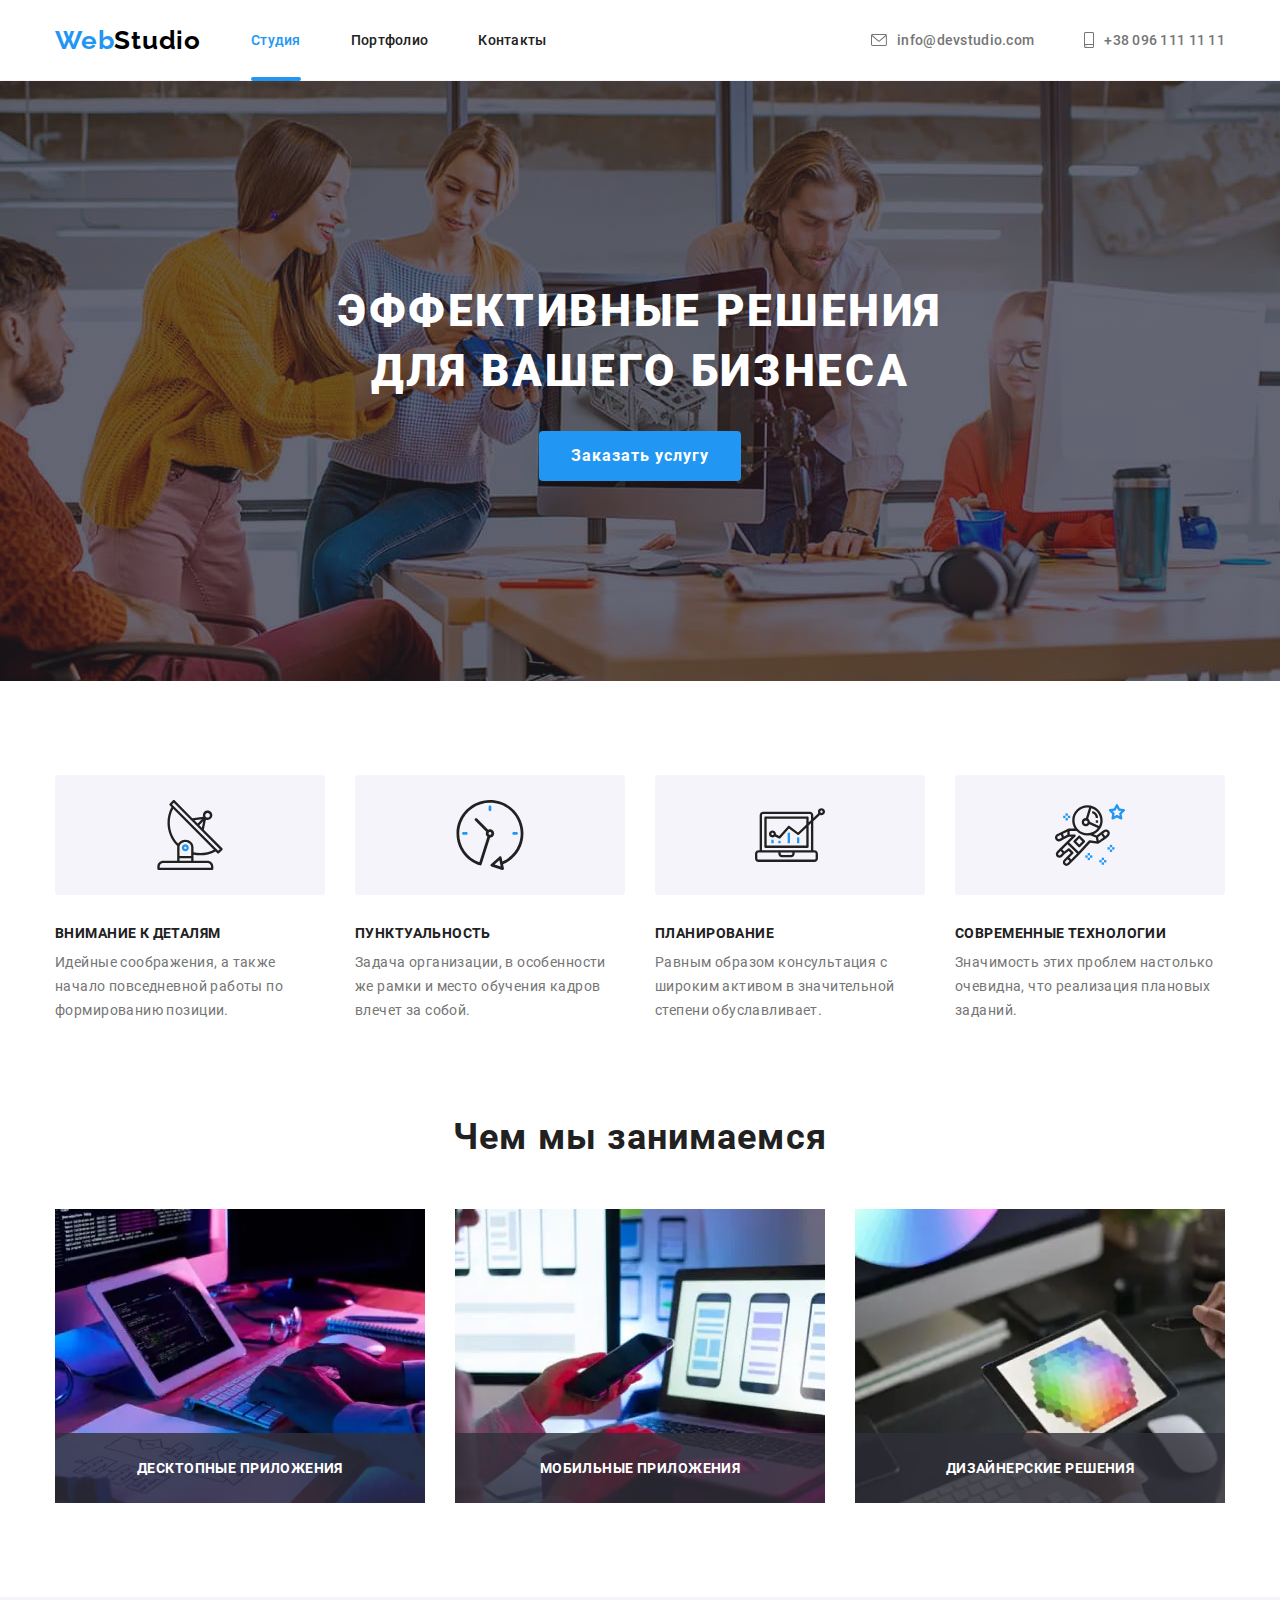
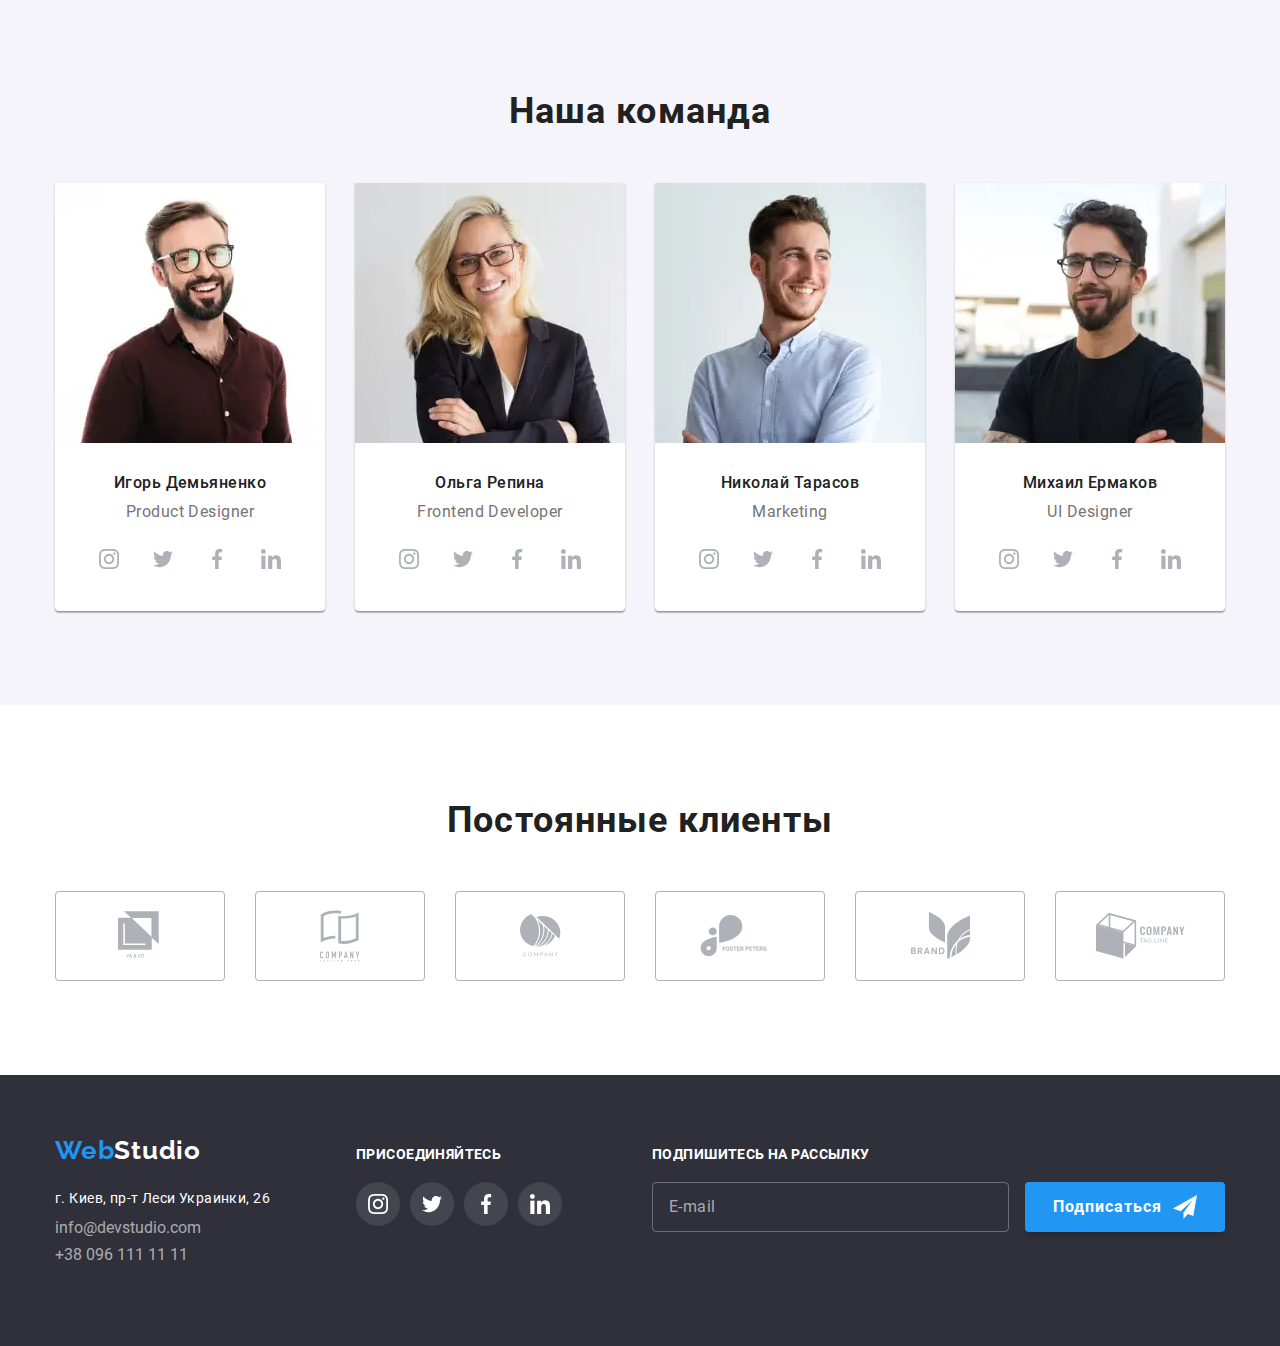
<file: index.html>
<!DOCTYPE html>
<html lang="ru">
<head>
    <meta charset="UTF-8">
    <meta name="viewport" content="width=device-width, initial-scale=1.0">
    <link rel="preconnect" href="https://fonts.gstatic.com">
    <link href="https://fonts.googleapis.com/css2?family=Raleway:wght@700&display=swap" rel="stylesheet">
    <link rel="stylesheet" href="https://cdnjs.cloudflare.com/ajax/libs/modern-normalize/1.0.0/modern-normalize.min.css">
    <link rel="stylesheet" href="./css/main.min.css">
    <title>Web Studio</title>
</head>
<body>

    <!-- Шапка -->
<header class="header">
    <div class="conteiner">
        <a href="./index.html" class="logo logo-top">
            <span class="logo-accent">Web</span>Studio</a>
        <button type="button"
                class="menu-btn"
                aria-expanded="false"
                aria-controls="menu-container"
                data-menu-button >
            <svg width="40" height="40" aria-label="Переключатель мобильного меню">
                <use class="icon-burger" href="./images/sprite.svg#burger"></use>
                <use class="icon-burger-close" href="./images/sprite.svg#burger-close"></use>
            </svg>
        </button>
        <div class="menu-nav" id="menu-container" data-menu>
            <nav class="navigation">
                <ul class="nav-list">
                        <li class="nav-list-item">
                            <a href="./index.html" class="nav-list-link current">Студия</a>
                        </li>
                        <li class="nav-list-item">
                            <a href="./portfolio.html" class="nav-list-link">Портфолио</a>
                        </li>
                        <li class="nav-list-item">
                            <a href="" class="nav-list-link">Контакты</a>
                        </li>
                </ul>
            </nav> 
            <address class="contacts">
                    <ul class="contacts-list">
                        <li class="contacts-list-item">
                            <a href="mailto:info@devstudio.com" class="contacts-list-link">
                                <svg class="contacts-list-icon" width="16" height="12">
                                    <use href="./images/sprite.svg#icon-mail"></use>
                                </svg>
                                info@devstudio.com</a>
                        </li>
                        <li class="contacts-list-item">
                            <a href="tel:+380961111111" class="contacts-list-link">
                                <svg class="contacts-list-icon" width="10" height="16">
                                    <use href="./images/sprite.svg#icon-phone"></use>
                                </svg>
                                +38 096 111 11 11</a>
                        </li>
                    </ul>
            </address>
        </div>
    </div>
</header>

<main>
    <h1 class="visually-hidden">Веб-Студия</h1>
    <!-- HERO -->
    <section class="hero conteiner">
        <p class="hero-title">Эффективные решения<br/> для вашего бизнеса</p>
        <button type="button" class="hero-btn" data-modal-open>Заказать услугу</button>
    </section>

    <!-- Особенности -->
    <section class="features conteiner">
        <h2 class="visually-hidden">Особенности</h2>
        <ul class="features-list">
            <li class="features-list-item">
                <div class="features-icon-wrapper">
                    <svg class="features-list-icon" width="70" height="70">
                        <use href="./images/sprite.svg#icon-antenna"></use>
                    </svg>
                </div>
                <h3 class="features-list-title">Внимание к деталям</h3>
                <p class="features-list-text">Идейные соображения, а также начало повседневной работы по формированию позиции.</p>
            </li>
            <li class="features-list-item">
                <div class="features-icon-wrapper">
                    <svg class="features-list-icon" width="70" height="70">
                        <use href="./images/sprite.svg#icon-clock"></use>
                    </svg>
                </div>
                <h3 class="features-list-title">Пунктуальность</h3>
                <p class="features-list-text">Задача организации, в особенности же рамки и место обучения кадров влечет за собой.</p>
            </li>
            <li class="features-list-item">
                <div class="features-icon-wrapper">
                    <svg class="features-list-icon" width="70" height="70">
                        <use href="./images/sprite.svg#icon-diagram"></use>
                    </svg>
                </div>
                <h3 class="features-list-title">Планирование</h3>
                <p class="features-list-text">Равным образом консультация с широким активом в значительной степени обуславливает.</p>
            </li>
            <li class="features-list-item">
                <div class="features-icon-wrapper">
                    <svg class="features-list-icon" width="70" height="70">
                        <use href="./images/sprite.svg#icon-astronaut"></use>
                    </svg>
                </div>
                <h3 class="features-list-title">Современные технологии</h3>
                <p class="features-list-text">Значимость этих проблем настолько очевидна, что реализация плановых заданий.</p>
            </li>
        </ul>
    </section>

    <!-- Чем занимаемся-->
    <section class="services conteiner">
        <h2 class="services-title">Чем мы занимаемся</h2>
        <ul class="services-list">
            <li class="services-list-item">
                <picture class="services-list-picture">
                    <source 
                    srcset="./images/services/worker-1.webp 1x, ./images/services/worker-1@2x.webp 2x"
                    media="(min-width:1200px)" type="image/webp" >
                    <source 
                    srcset="./images/services/worker-1.jpg 1x, ./images/services/worker-1@2x.jpg 2x"
                     media="(min-width:1200px)">
                    <img class="services-img" src="./images/services/worker-1.jpg" alt="Человек печатает" width="370" height="294">
                </picture>
                <div class="services-item-title">Десктопные приложения</div>
            </li>
            <li class="services-list-item">
                <picture class="services-list-picture">
                    <source srcset="./images/services/worker-2.webp 1x, ./images/services/worker-2@2x.webp 2x"
                        media="(min-width:1200px)" type="image/webp">
                    <source srcset="./images/services/worker-2.jpg 1x, ./images/services/worker-2@2x.jpg 2x" media="(min-width:1200px)">
                    <img class="services-img" src="./images/services/worker-2.jpg" alt="Человек смотрит на телефон и ноутбук" width="370" height="294">
                </picture>
                <div class="services-item-title">Мобильные приложения</div>
            </li>
            <li class="services-list-item">
                <picture class="services-list-picture">
                    <source srcset="./images/services/worker-3.webp 1x, ./images/services/worker-3@2x.webp 2x"
                        media="(min-width:1200px)" type="image/webp">
                    <source srcset="./images/services/worker-3.jpg 1x, ./images/services/worker-3@2x.jpg 2x" media="(min-width:1200px)">
                    <img class="services-img" src="./images/services/worker-3.jpg" alt="Человек выбирает цвет"
                        width="370" height="294">
                </picture>
                <div class="services-item-title">Дизайнерские решения</div>
            </li>
        </ul>
    </section>

    <!-- Наша команда -->
    <section class="team ">
        <div class="conteiner">
        <h2 class="team-title">Наша команда</h2>
        <ul class="team-list">
            <li class="team-list-item">
                <picture>
                    <source srcset="./images/team/igor-desktop.webp 1x, ./images/team/igor-desktop@2x.webp 2x"
                    media="(min-width:1200px)" type="image/webp">
                    <source srcset="./images/team/igor-desktop.jpg 1x, ./images/team/igor-desktop@2x.jpg 2x"
                     media="(min-width:1200px)">
                    <source srcset="./images/team/igor-tablet.webp 1x, ./images/team/igor-tablet@2x.webp 2x"
                    media="(min-width:768px)" type="image/webp">
                    <source srcset="./images/team/igor-tablet.jpg 1x, ./images/team/igor-tablet@2x.jpg 2x"
                     media="(min-width:768px)">
                    <source srcset="./images/team/igor-mobile.webp 1x, ./images/team/igor-mobile@2x.webp 2x"
                     media="(min-width:320px)" type="image/webp">
                    <source srcset="./images/team/igor-mobile.jpg 1x, ./images/team/igor-mobile@2x.jpg 2x"
                     media="(min-width:320px)">
                <img class="team-photo" src="./images/team/igor-desktop.jpg" alt="Игорь Демьяненко">
                </picture>
                <h3 class="team-name">Игорь Демьяненко</h3>
                <p class="team-profession">Product Designer</p>
                <ul class="team-social-list">
                    <li class="social-list-item">
                        <a class="social-list-link" href="https://www.instagram.com" target="_blank" rel="noreferrer noopener">
                            <svg class="social-link-icon" width="20" height="20">
                                <use href="./images/sprite.svg#icon-instagram"></use>
                            </svg>
                        </a>
                    </li>
                    <li class="social-list-item">
                        <a class="social-list-link" href="https://www.twitter.com" target="_blank" rel="noreferrer noopener">
                            <svg class="social-link-icon" width="20" height="20">
                                <use href="./images/sprite.svg#icon-twitter"></use>
                            </svg>
                        </a>
                    </li>
                    <li class="social-list-item">
                        <a class="social-list-link" href="https://www.facebook.com" target="_blank" rel="noreferrer noopener">
                            <svg class="social-link-icon" width="20" height="20">
                                <use href="./images/sprite.svg#icon-facebook"></use>
                            </svg>
                        </a>
                    </li>
                    <li class="social-list-item">
                        <a class="social-list-link" href="https://www.linkedin.com" target="_blank" rel="noreferrer noopener">
                            <svg class="social-link-icon" width="20" height="20">
                                <use href="./images/sprite.svg#icon-linkedin"></use>
                            </svg>
                        </a>
                    </li>
                </ul>
            </li>
            <li class="team-list-item">
                <picture>
                    <source srcset="./images/team/olga-desktop.webp 1x, ./images/team/olga-desktop@2x.webp 2x"
                        media="(min-width:1200px)" type="image/webp">
                    <source srcset="./images/team/olga-desktop.jpg 1x, ./images/team/olga-desktop@2x.jpg 2x" media="(min-width:1200px)">
                    <source srcset="./images/team/olga-tablet.webp 1x, ./images/team/olga-tablet@2x.webp 2x" media="(min-width:768px)"
                        type="image/webp">
                    <source srcset="./images/team/olga-tablet.jpg 1x, ./images/team/olga-tablet@2x.jpg 2x" media="(min-width:768px)">
                    <source srcset="./images/team/olga-mobile.webp 1x, ./images/team/olga-mobile@2x.webp 2x" media="(min-width:320px)"
                        type="image/webp">
                    <source srcset="./images/team/olga-mobile.jpg 1x, ./images/team/olga-mobile@2x.jpg 2x" media="(min-width:320px)">
                    <img class="team-photo" src="./images/team/olga-desktop.jpg" alt="Ольга Репина">
                </picture>
                <h3 class="team-name">Ольга Репина</h3>
                <p class="team-profession">Frontend Developer</p>
                <ul class="team-social-list">
                    <li class="social-list-item">
                        <a class="social-list-link" href="https://www.instagram.com" target="_blank" rel="noreferrer noopener">
                            <svg class="social-link-icon" width="20" height="20">
                                <use href="./images/sprite.svg#icon-instagram"></use>
                            </svg>
                        </a>
                    </li>
                    <li class="social-list-item">
                        <a class="social-list-link" href="https://www.twitter.com" target="_blank" rel="noreferrer noopener">
                            <svg class="social-link-icon" width="20" height="20">
                                <use href="./images/sprite.svg#icon-twitter"></use>
                            </svg>
                        </a>
                    </li>
                    <li class="social-list-item">
                        <a class="social-list-link" href="https://www.facebook.com" target="_blank" rel="noreferrer noopener">
                            <svg class="social-link-icon" width="20" height="20">
                                <use href="./images/sprite.svg#icon-facebook"></use>
                            </svg>
                        </a>
                    </li>
                    <li class="social-list-item">
                        <a class="social-list-link" href="https://www.linkedin.com" target="_blank" rel="noreferrer noopener">
                            <svg class="social-link-icon" width="20" height="20">
                                <use href="./images/sprite.svg#icon-linkedin"></use>
                            </svg>
                        </a>
                    </li>
                </ul>
            </li>
            <li class="team-list-item">
                <picture>
                    <source srcset="./images/team/nikolay-desktop.webp 1x, ./images/team/nikolay-desktop@2x.webp 2x"
                        media="(min-width:1200px)" type="image/webp">
                    <source srcset="./images/team/nikolay-desktop.jpg 1x, ./images/team/nikolay-desktop@2x.jpg 2x" media="(min-width:1200px)">
                    <source srcset="./images/team/nikolay-tablet.webp 1x, ./images/team/nikolay-tablet@2x.webp 2x" media="(min-width:768px)"
                        type="image/webp">
                    <source srcset="./images/team/nikolay-tablet.jpg 1x, ./images/team/nikolay-tablet@2x.jpg 2x" media="(min-width:768px)">
                    <source srcset="./images/team/nikolay-mobile.webp 1x, ./images/team/nikolay-mobile@2x.webp 2x" media="(min-width:320px)"
                        type="image/webp">
                    <source srcset="./images/team/nikolay-mobile.jpg 1x, ./images/team/nikolay-mobile@2x.jpg 2x" media="(min-width:320px)">
                    <img class="team-photo" src="./images/team/nikolay-desktop.jpg" alt="Николай Тарасов">
                </picture>
                <h3 class="team-name">Николай Тарасов</h3>
                <p class="team-profession">Marketing</p>
                <ul class="team-social-list">
                    <li class="social-list-item">
                        <a class="social-list-link" href="https://www.instagram.com" target="_blank" rel="noreferrer noopener">
                            <svg class="social-link-icon" width="20" height="20">
                                <use href="./images/sprite.svg#icon-instagram"></use>
                            </svg>
                        </a>
                    </li>
                    <li class="social-list-item">
                        <a class="social-list-link" href="https://www.twitter.com" target="_blank" rel="noreferrer noopener">
                            <svg class="social-link-icon" width="20" height="20">
                                <use href="./images/sprite.svg#icon-twitter"></use>
                            </svg>
                        </a>
                    </li>
                    <li class="social-list-item">
                        <a class="social-list-link" href="https://www.facebook.com" target="_blank" rel="noreferrer noopener">
                            <svg class="social-link-icon" width="20" height="20">
                                <use href="./images/sprite.svg#icon-facebook"></use>
                            </svg>
                        </a>
                    </li>
                    <li class="social-list-item">
                        <a class="social-list-link" href="https://www.linkedin.com" target="_blank" rel="noreferrer noopener">
                            <svg class="social-link-icon" width="20" height="20">
                                <use href="./images/sprite.svg#icon-linkedin"></use>
                            </svg>
                        </a>
                    </li>
                </ul>
            </li>
            <li class="team-list-item">
                <picture>
                    <source srcset="./images/team/michael-desktop.webp 1x, ./images/team/michael-desktop@2x.webp 2x"
                        media="(min-width:1200px)" type="image/webp">
                    <source srcset="./images/team/michael-desktop.jpg 1x, ./images/team/michael-desktop@2x.jpg 2x"
                        media="(min-width:1200px)">
                    <source srcset="./images/team/michael-tablet.webp 1x, ./images/team/michael-tablet@2x.webp 2x"
                        media="(min-width:768px)" type="image/webp">
                    <source srcset="./images/team/michael-tablet.jpg 1x, ./images/team/michael-tablet@2x.jpg 2x"
                        media="(min-width:768px)">
                    <source srcset="./images/team/michael-mobile.webp 1x, ./images/team/michael-mobile@2x.webp 2x"
                        media="(min-width:320px)" type="image/webp">
                    <source srcset="./images/team/michael-mobile.jpg 1x, ./images/team/michael-mobile@2x.jpg 2x"
                        media="(min-width:320px)">
                    <img class="team-photo" src="./images/team/michael-desktop.jpg" alt="Михаил Ермаков">
                </picture>
                <h3 class="team-name">Михаил Ермаков</h3>
                <p class="team-profession">UI Designer</p>
                <ul class="team-social-list">
                    <li class="social-list-item">
                        <a class="social-list-link" href="https://www.instagram.com" target="_blank" rel="noreferrer noopener">
                            <svg class="social-link-icon" width="20" height="20">
                                <use href="./images/sprite.svg#icon-instagram"></use>
                            </svg>
                        </a>
                    </li>
                    <li class="social-list-item">
                        <a class="social-list-link" href="https://www.twitter.com" target="_blank" rel="noreferrer noopener">
                            <svg class="social-link-icon" width="20" height="20">
                                <use href="./images/sprite.svg#icon-twitter"></use>
                            </svg>
                        </a>
                    </li>
                    <li class="social-list-item">
                        <a class="social-list-link" href="https://www.facebook.com" target="_blank" rel="noreferrer noopener">
                            <svg class="social-link-icon" width="20" height="20">
                                <use href="./images/sprite.svg#icon-facebook"></use>
                            </svg>
                        </a>
                    </li>
                    <li class="social-list-item">
                        <a class="social-list-link" href="https://www.linkedin.com" target="_blank" rel="noreferrer noopener">
                            <svg class="social-link-icon" width="20" height="20">
                                <use href="./images/sprite.svg#icon-linkedin"></use>
                            </svg>
                        </a>
                    </li>
                </ul>
            </li>
        </ul>
        </div>
    </section>

    <!-- Клиенты -->
    <section class="clients conteiner">
        <h2 class="clients-title">Постоянные клиенты</h2>
        <ul class="clients-list">
            <li class="clients-list-item">
                <a class="clients-list-link" href="">
                    <svg class="clients-list-icon" width="45" height="50">
                        <use href="./images/sprite.svg#icon-logo-1"></use>
                    </svg>
                </a>
            </li>
            <li class="clients-list-item">
                <a class="clients-list-link" href="">
                    <svg class="clients-list-icon" width="40" height="52">
                        <use href="./images/sprite.svg#icon-logo-2"></use>
                    </svg>
                </a>
            </li>
            <li class="clients-list-item">
                <a class="clients-list-link" href="">
                    <svg class="clients-list-icon" width="41" height="43">
                        <use href="./images/sprite.svg#icon-logo-3"></use>
                    </svg>
                </a>
            </li>
            <li class="clients-list-item">
                <a class="clients-list-link" href="">
                    <svg class="clients-list-icon" width="80" height="42">
                        <use href="./images/sprite.svg#icon-logo-4"></use>
                    </svg>
                </a>
            </li>
            <li class="clients-list-item">
                <a class="clients-list-link" href="">
                    <svg class="clients-list-icon" width="59" height="47">
                        <use href="./images/sprite.svg#icon-logo-5"></use>
                    </svg>
                </a>
            </li>
            <li class="clients-list-item">
                <a class="clients-list-link" href="">
                    <svg class="clients-list-icon" width="89" height="46">
                        <use href="./images/sprite.svg#icon-logo-6"></use>
                    </svg>
                </a>
            </li>
        </ul>
    </section>
</main>

<!-- Подвал -->
<footer class="footer">
  <div class="conteiner">
    <div class="footer-left-wrapper">
        <a href="./index.html" class="logo logo-down"><span class="logo-accent">Web</span>Studio</a>
        <address class="address">
            <p class="address-street">г. Киев, пр-т Леси Украинки, 26</p>
            <ul class="footer-contacts-list">
                <li class="footer-contacts-list-item">
                    <a class="footer-link" href="mailto:info@devstudio.com">info@devstudio.com</a>
                </li>
                <li class="footer-contacts-list-item">
                    <a class="footer-link" href="tel:+380961111111">+38 096 111 11 11</a>
                </li>
            </ul>
        </address>
    </div>
    <div class="footer-center-wrapper">
        <p class="footer-title">присоединяйтесь</p>
        <ul class="footer-social-list">
            <li class="footer-social-list-item">
                <a class="footer-social-list-link" href="https://www.instagram.com" target="_blank" rel="noreferrer noopener">
                    <svg class="footer-social-link-icon" width="20" height="20">
                        <use href="./images/sprite.svg#icon-instagram"></use>
                    </svg>
                </a>
            </li>
            <li class="footer-social-list-item">
                <a class="footer-social-list-link" href="https://www.twitter.com" target="_blank" rel="noreferrer noopener">
                    <svg class="footer-social-link-icon" width="20" height="20">
                        <use href="./images/sprite.svg#icon-twitter"></use>
                    </svg>
                </a>
            </li>
            <li class="footer-social-list-item">
                <a class="footer-social-list-link" href="https://www.facebook.com" target="_blank" rel="noreferrer noopener">
                    <svg class="footer-social-link-icon" width="20" height="20">
                        <use href="./images/sprite.svg#icon-facebook"></use>
                    </svg>
                </a>
            </li>
            <li class="footer-social-list-item">
                <a class="footer-social-list-link" href="https://www.linkedin.com" target="_blank" rel="noreferrer noopener">
                    <svg class="footer-social-link-icon" width="20" height="20">
                        <use href="./images/sprite.svg#icon-linkedin"></use>
                    </svg>
                </a>
            </li>
        </ul>
    </div>
    <div class="footer-right-wrapper">
        <p class="footer-title">Подпишитесь на рассылку</p>
        <input class="footer-input" type="email" name="user-email" placeholder="E-mail">
        <button class="footer-btn" type="button">Подписаться
            <svg class="footer-icon" width="24" height="24">
                <use href="./images/sprite.svg#icon-send"></use>
            </svg>
        </button>
    </div>
  </div>
</footer>

<!-- Модальное окно -->

<div class="backdrop is-hidden" data-modal>
    <div class="modal">
        <button class="modal-btn-close" type="button" data-modal-close>
            <svg width="11" height="11">
                <use href="./images/sprite.svg#close-btn"></use>
            </svg>
        </button>
        <b class="modal-title">Оставьте свои данные, мы вам перезвоним</b>
        <form class="modal-form" action="#">
            <label class="modal-form-item"> Имя
                <span class="modal-input-wrapper">
                    <input class="modal-form-input" type="text" name="user-name">
                    <svg class="modal-icon" width="18" height="18">
                        <use href="./images/sprite.svg#modal-name"></use>
                    </svg>
                </span>
            </label>
            <label class="modal-form-item"> Телефон
                <span class="modal-input-wrapper">
                    <input class="modal-form-input" type="tel" name="user-tel">
                    <svg class="modal-icon" width="18" height="18">
                        <use href="./images/sprite.svg#modal-phone"></use>
                    </svg>
                </span>
            </label>
            <label class="modal-form-item"> Почта
                <span class="modal-input-wrapper">
                    <input class="modal-form-input" type="email" name="user-email">
                    <svg class="modal-icon" width="18" height="18">
                        <use href="./images/sprite.svg#modal-email"></use>
                    </svg>
                </span>
            </label>
            <label class="modal-form-item"> Комментарий
                <textarea class="modal-form-comment" name="user-message" placeholder="Введите текст"></textarea>
            </label>
            <input class="checkbox-input visually-hidden" id="user-policy" type="checkbox" name="checkbox-input">
            <label class="modal-policy-text" for="user-policy">
                Соглашаюсь с рассылкой и принимаю 
                 <a class="modal-policy-link" href="#">Условия договора</a>
            </label>
            <button class="modal-btn-submit" type="submit">Отправить</button>
        </form>
    </div>
</div>

<script src="./js/modal.js"></script>
<script src="./js/burger.js"></script>

</body>
</html>
</file>
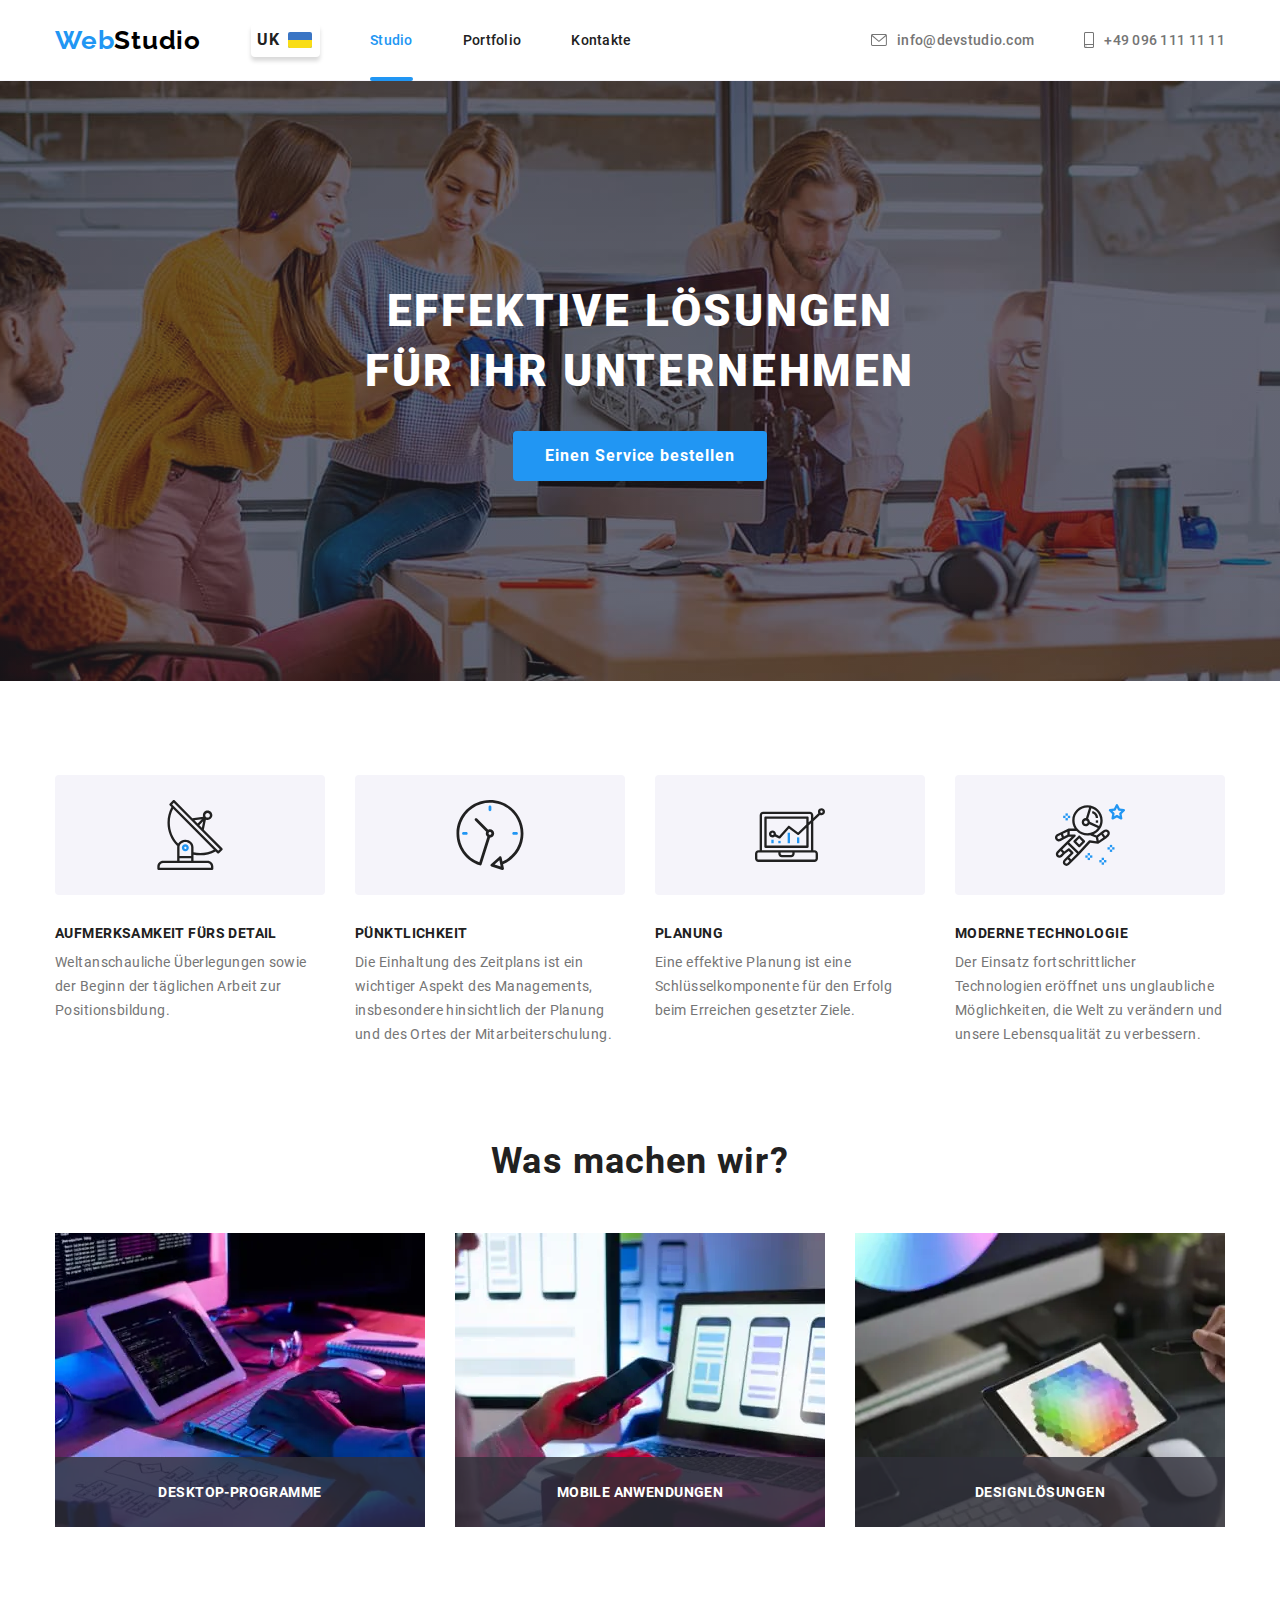
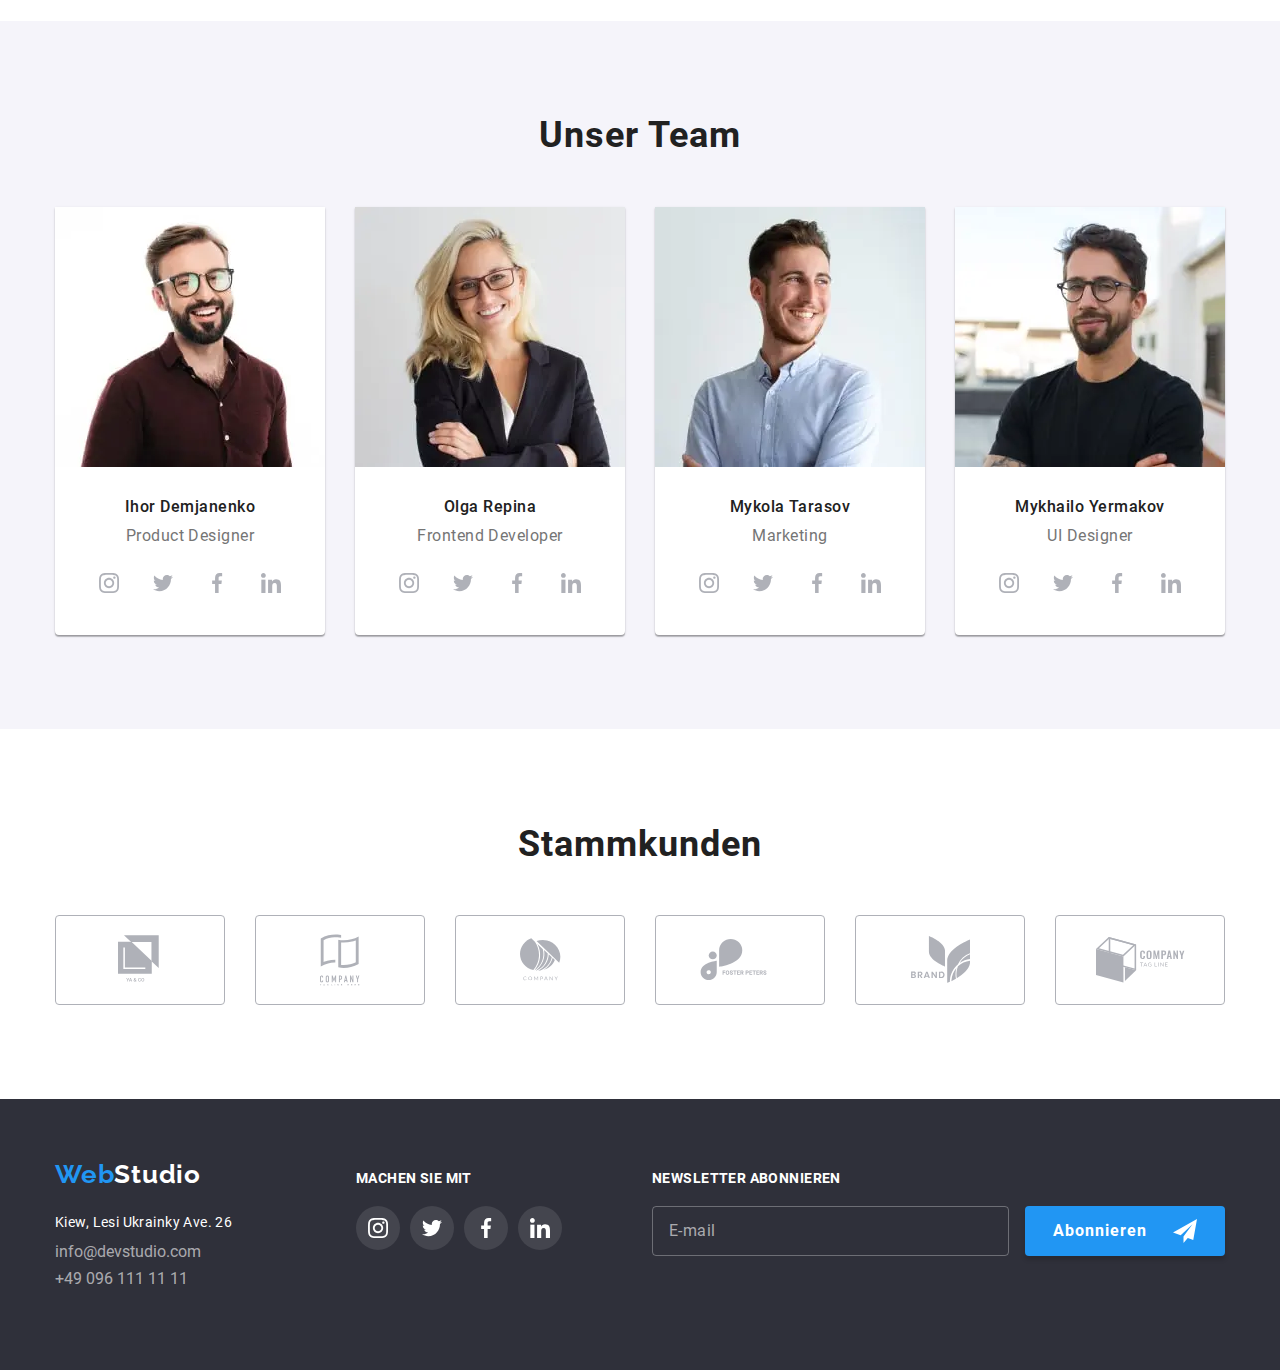
<file: index-de.html>
<!DOCTYPE html>
<html lang="de">
  <head>
    <meta charset="UTF-8" />
    <meta name="viewport" content="width=device-width, initial-scale=1.0" />
    <link rel="preconnect" href="https://fonts.gstatic.com" />
    <link
      href="https://fonts.googleapis.com/css2?family=Raleway:wght@700&display=swap"
      rel="stylesheet"
    />
    <link
      rel="stylesheet"
      href="https://cdnjs.cloudflare.com/ajax/libs/modern-normalize/1.0.0/modern-normalize.min.css"
    />
    <link rel="stylesheet" href="./css/main.min.css" />
    <title>Web Studio</title>
  </head>
  <body>
    <!-- Шапка -->
    <header class="header">
      <div class="conteiner">
        <a href="./index-de.html" class="logo logo-top">
          <span class="logo-accent">Web</span>Studio</a
        >
        <button class="btn-language" type="button" onclick="showUk()">
          UK
          <img
            class="lang-icon"
            width="24"
            height="24"
            src="./images/languages/uk.svg"
            alt="Стяг України"
          />
        </button>
        <button
          type="button"
          class="menu-btn"
          aria-expanded="false"
          aria-controls="menu-container"
          data-menu-button
        >
          <svg
            width="40"
            height="40"
            aria-label="Переключатель мобильного меню"
          >
            <use class="icon-burger" href="./images/sprite.svg#burger"></use>
            <use
              class="icon-burger-close"
              href="./images/sprite.svg#burger-close"
            ></use>
          </svg>
        </button>
        <div class="menu-nav" id="menu-container" data-menu>
          <nav class="navigation">
            <ul class="nav-list">
              <li class="nav-list-item">
                <a href="./index-de.html" class="nav-list-link current"
                  >Studio</a
                >
              </li>
              <li class="nav-list-item">
                <a href="./portfolio-de.html" class="nav-list-link"
                  >Portfolio</a
                >
              </li>
              <li class="nav-list-item">
                <a href="#footer" class="nav-list-link">Kontakte</a>
              </li>
            </ul>
          </nav>
          <address class="contacts">
            <ul class="contacts-list">
              <li class="contacts-list-item">
                <a href="mailto:info@devstudio.com" class="contacts-list-link">
                  <svg class="contacts-list-icon" width="16" height="12">
                    <use href="./images/sprite.svg#icon-mail"></use>
                  </svg>
                  info@devstudio.com</a
                >
              </li>
              <li class="contacts-list-item">
                <a href="tel:+380961111111" class="contacts-list-link">
                  <svg class="contacts-list-icon" width="10" height="16">
                    <use href="./images/sprite.svg#icon-phone"></use>
                  </svg>
                  +49 096 111 11 11</a
                >
              </li>
            </ul>
          </address>
        </div>
      </div>
    </header>

    <main>
      <h1 class="visually-hidden">Web-Studio</h1>
      <!-- HERO -->
      <section class="hero conteiner">
        <p class="hero-title">
          effektive Lösungen<br />
          für Ihr Unternehmen
        </p>
        <button type="button" class="hero-btn" data-modal-open>
          Einen Service bestellen
        </button>
      </section>

      <!-- Особенности -->
      <section class="features conteiner">
        <h2 class="visually-hidden">Funktionen</h2>
        <ul class="features-list">
          <li class="features-list-item">
            <div class="features-icon-wrapper">
              <svg class="features-list-icon" width="70" height="70">
                <use href="./images/sprite.svg#icon-antenna"></use>
              </svg>
            </div>
            <h3 class="features-list-title">Aufmerksamkeit fürs Detail</h3>
            <p class="features-list-text">
              Weltanschauliche Überlegungen sowie der Beginn der täglichen
              Arbeit zur Positionsbildung.
            </p>
          </li>
          <li class="features-list-item">
            <div class="features-icon-wrapper">
              <svg class="features-list-icon" width="70" height="70">
                <use href="./images/sprite.svg#icon-clock"></use>
              </svg>
            </div>
            <h3 class="features-list-title">Pünktlichkeit</h3>
            <p class="features-list-text">
              Die Einhaltung des Zeitplans ist ein wichtiger Aspekt des
              Managements, insbesondere hinsichtlich der Planung und des Ortes
              der Mitarbeiterschulung.
            </p>
          </li>
          <li class="features-list-item">
            <div class="features-icon-wrapper">
              <svg class="features-list-icon" width="70" height="70">
                <use href="./images/sprite.svg#icon-diagram"></use>
              </svg>
            </div>
            <h3 class="features-list-title">Planung</h3>
            <p class="features-list-text">
              Eine effektive Planung ist eine Schlüsselkomponente für den Erfolg
              beim Erreichen gesetzter Ziele.
            </p>
          </li>
          <li class="features-list-item">
            <div class="features-icon-wrapper">
              <svg class="features-list-icon" width="70" height="70">
                <use href="./images/sprite.svg#icon-astronaut"></use>
              </svg>
            </div>
            <h3 class="features-list-title">Moderne Technologie</h3>
            <p class="features-list-text">
              Der Einsatz fortschrittlicher Technologien eröffnet uns
              unglaubliche Möglichkeiten, die Welt zu verändern und unsere
              Lebensqualität zu verbessern.
            </p>
          </li>
        </ul>
      </section>

      <!-- Чем занимаемся-->
      <section class="services conteiner">
        <h2 class="services-title">Was machen wir?</h2>
        <ul class="services-list">
          <li class="services-list-item">
            <picture class="services-list-picture">
              <source
                srcset="
                  ./images/services/worker-1.webp    1x,
                  ./images/services/worker-1@2x.webp 2x
                "
                media="(min-width:1200px)"
                type="image/webp"
              />
              <source
                srcset="
                  ./images/services/worker-1.jpg    1x,
                  ./images/services/worker-1@2x.jpg 2x
                "
                media="(min-width:1200px)"
              />
              <img
                class="services-img"
                src="./images/services/worker-1.jpg"
                alt="Человек печатает"
                width="370"
                height="294"
              />
            </picture>
            <div class="services-item-title">Desktop-Programme</div>
          </li>
          <li class="services-list-item">
            <picture class="services-list-picture">
              <source
                srcset="
                  ./images/services/worker-2.webp    1x,
                  ./images/services/worker-2@2x.webp 2x
                "
                media="(min-width:1200px)"
                type="image/webp"
              />
              <source
                srcset="
                  ./images/services/worker-2.jpg    1x,
                  ./images/services/worker-2@2x.jpg 2x
                "
                media="(min-width:1200px)"
              />
              <img
                class="services-img"
                src="./images/services/worker-2.jpg"
                alt="Человек смотрит на телефон и ноутбук"
                width="370"
                height="294"
              />
            </picture>
            <div class="services-item-title">Mobile Anwendungen</div>
          </li>
          <li class="services-list-item">
            <picture class="services-list-picture">
              <source
                srcset="
                  ./images/services/worker-3.webp    1x,
                  ./images/services/worker-3@2x.webp 2x
                "
                media="(min-width:1200px)"
                type="image/webp"
              />
              <source
                srcset="
                  ./images/services/worker-3.jpg    1x,
                  ./images/services/worker-3@2x.jpg 2x
                "
                media="(min-width:1200px)"
              />
              <img
                class="services-img"
                src="./images/services/worker-3.jpg"
                alt="Человек выбирает цвет"
                width="370"
                height="294"
              />
            </picture>
            <div class="services-item-title">Designlösungen</div>
          </li>
        </ul>
      </section>

      <!-- Наша команда -->
      <section class="team">
        <div class="conteiner">
          <h2 class="team-title">Unser Team</h2>
          <ul class="team-list">
            <li class="team-list-item">
              <picture>
                <source
                  srcset="
                    ./images/team/igor-desktop.webp    1x,
                    ./images/team/igor-desktop@2x.webp 2x
                  "
                  media="(min-width:1200px)"
                  type="image/webp"
                />
                <source
                  srcset="
                    ./images/team/igor-desktop.jpg    1x,
                    ./images/team/igor-desktop@2x.jpg 2x
                  "
                  media="(min-width:1200px)"
                />
                <source
                  srcset="
                    ./images/team/igor-tablet.webp    1x,
                    ./images/team/igor-tablet@2x.webp 2x
                  "
                  media="(min-width:768px)"
                  type="image/webp"
                />
                <source
                  srcset="
                    ./images/team/igor-tablet.jpg    1x,
                    ./images/team/igor-tablet@2x.jpg 2x
                  "
                  media="(min-width:768px)"
                />
                <source
                  srcset="
                    ./images/team/igor-mobile.webp    1x,
                    ./images/team/igor-mobile@2x.webp 2x
                  "
                  media="(min-width:320px)"
                  type="image/webp"
                />
                <source
                  srcset="
                    ./images/team/igor-mobile.jpg    1x,
                    ./images/team/igor-mobile@2x.jpg 2x
                  "
                  media="(min-width:320px)"
                />
                <img
                  class="team-photo"
                  src="./images/team/igor-desktop.jpg"
                  alt="Игорь Демьяненко"
                />
              </picture>
              <h3 class="team-name">Ihor Demjanenko</h3>
              <p class="team-profession">Product Designer</p>
              <ul class="team-social-list">
                <li class="social-list-item">
                  <a
                    class="social-list-link"
                    href="https://www.instagram.com"
                    target="_blank"
                    rel="noreferrer noopener"
                  >
                    <svg class="social-link-icon" width="20" height="20">
                      <use href="./images/sprite.svg#icon-instagram"></use>
                    </svg>
                  </a>
                </li>
                <li class="social-list-item">
                  <a
                    class="social-list-link"
                    href="https://www.twitter.com"
                    target="_blank"
                    rel="noreferrer noopener"
                  >
                    <svg class="social-link-icon" width="20" height="20">
                      <use href="./images/sprite.svg#icon-twitter"></use>
                    </svg>
                  </a>
                </li>
                <li class="social-list-item">
                  <a
                    class="social-list-link"
                    href="https://www.facebook.com"
                    target="_blank"
                    rel="noreferrer noopener"
                  >
                    <svg class="social-link-icon" width="20" height="20">
                      <use href="./images/sprite.svg#icon-facebook"></use>
                    </svg>
                  </a>
                </li>
                <li class="social-list-item">
                  <a
                    class="social-list-link"
                    href="https://www.linkedin.com"
                    target="_blank"
                    rel="noreferrer noopener"
                  >
                    <svg class="social-link-icon" width="20" height="20">
                      <use href="./images/sprite.svg#icon-linkedin"></use>
                    </svg>
                  </a>
                </li>
              </ul>
            </li>
            <li class="team-list-item">
              <picture>
                <source
                  srcset="
                    ./images/team/olga-desktop.webp    1x,
                    ./images/team/olga-desktop@2x.webp 2x
                  "
                  media="(min-width:1200px)"
                  type="image/webp"
                />
                <source
                  srcset="
                    ./images/team/olga-desktop.jpg    1x,
                    ./images/team/olga-desktop@2x.jpg 2x
                  "
                  media="(min-width:1200px)"
                />
                <source
                  srcset="
                    ./images/team/olga-tablet.webp    1x,
                    ./images/team/olga-tablet@2x.webp 2x
                  "
                  media="(min-width:768px)"
                  type="image/webp"
                />
                <source
                  srcset="
                    ./images/team/olga-tablet.jpg    1x,
                    ./images/team/olga-tablet@2x.jpg 2x
                  "
                  media="(min-width:768px)"
                />
                <source
                  srcset="
                    ./images/team/olga-mobile.webp    1x,
                    ./images/team/olga-mobile@2x.webp 2x
                  "
                  media="(min-width:320px)"
                  type="image/webp"
                />
                <source
                  srcset="
                    ./images/team/olga-mobile.jpg    1x,
                    ./images/team/olga-mobile@2x.jpg 2x
                  "
                  media="(min-width:320px)"
                />
                <img
                  class="team-photo"
                  src="./images/team/olga-desktop.jpg"
                  alt="Ольга Репина"
                />
              </picture>
              <h3 class="team-name">Olga Repina</h3>
              <p class="team-profession">Frontend Developer</p>
              <ul class="team-social-list">
                <li class="social-list-item">
                  <a
                    class="social-list-link"
                    href="https://www.instagram.com"
                    target="_blank"
                    rel="noreferrer noopener"
                  >
                    <svg class="social-link-icon" width="20" height="20">
                      <use href="./images/sprite.svg#icon-instagram"></use>
                    </svg>
                  </a>
                </li>
                <li class="social-list-item">
                  <a
                    class="social-list-link"
                    href="https://www.twitter.com"
                    target="_blank"
                    rel="noreferrer noopener"
                  >
                    <svg class="social-link-icon" width="20" height="20">
                      <use href="./images/sprite.svg#icon-twitter"></use>
                    </svg>
                  </a>
                </li>
                <li class="social-list-item">
                  <a
                    class="social-list-link"
                    href="https://www.facebook.com"
                    target="_blank"
                    rel="noreferrer noopener"
                  >
                    <svg class="social-link-icon" width="20" height="20">
                      <use href="./images/sprite.svg#icon-facebook"></use>
                    </svg>
                  </a>
                </li>
                <li class="social-list-item">
                  <a
                    class="social-list-link"
                    href="https://www.linkedin.com"
                    target="_blank"
                    rel="noreferrer noopener"
                  >
                    <svg class="social-link-icon" width="20" height="20">
                      <use href="./images/sprite.svg#icon-linkedin"></use>
                    </svg>
                  </a>
                </li>
              </ul>
            </li>
            <li class="team-list-item">
              <picture>
                <source
                  srcset="
                    ./images/team/nikolay-desktop.webp    1x,
                    ./images/team/nikolay-desktop@2x.webp 2x
                  "
                  media="(min-width:1200px)"
                  type="image/webp"
                />
                <source
                  srcset="
                    ./images/team/nikolay-desktop.jpg    1x,
                    ./images/team/nikolay-desktop@2x.jpg 2x
                  "
                  media="(min-width:1200px)"
                />
                <source
                  srcset="
                    ./images/team/nikolay-tablet.webp    1x,
                    ./images/team/nikolay-tablet@2x.webp 2x
                  "
                  media="(min-width:768px)"
                  type="image/webp"
                />
                <source
                  srcset="
                    ./images/team/nikolay-tablet.jpg    1x,
                    ./images/team/nikolay-tablet@2x.jpg 2x
                  "
                  media="(min-width:768px)"
                />
                <source
                  srcset="
                    ./images/team/nikolay-mobile.webp    1x,
                    ./images/team/nikolay-mobile@2x.webp 2x
                  "
                  media="(min-width:320px)"
                  type="image/webp"
                />
                <source
                  srcset="
                    ./images/team/nikolay-mobile.jpg    1x,
                    ./images/team/nikolay-mobile@2x.jpg 2x
                  "
                  media="(min-width:320px)"
                />
                <img
                  class="team-photo"
                  src="./images/team/nikolay-desktop.jpg"
                  alt="Николай Тарасов"
                />
              </picture>
              <h3 class="team-name">Mykola Tarasov</h3>
              <p class="team-profession">Marketing</p>
              <ul class="team-social-list">
                <li class="social-list-item">
                  <a
                    class="social-list-link"
                    href="https://www.instagram.com"
                    target="_blank"
                    rel="noreferrer noopener"
                  >
                    <svg class="social-link-icon" width="20" height="20">
                      <use href="./images/sprite.svg#icon-instagram"></use>
                    </svg>
                  </a>
                </li>
                <li class="social-list-item">
                  <a
                    class="social-list-link"
                    href="https://www.twitter.com"
                    target="_blank"
                    rel="noreferrer noopener"
                  >
                    <svg class="social-link-icon" width="20" height="20">
                      <use href="./images/sprite.svg#icon-twitter"></use>
                    </svg>
                  </a>
                </li>
                <li class="social-list-item">
                  <a
                    class="social-list-link"
                    href="https://www.facebook.com"
                    target="_blank"
                    rel="noreferrer noopener"
                  >
                    <svg class="social-link-icon" width="20" height="20">
                      <use href="./images/sprite.svg#icon-facebook"></use>
                    </svg>
                  </a>
                </li>
                <li class="social-list-item">
                  <a
                    class="social-list-link"
                    href="https://www.linkedin.com"
                    target="_blank"
                    rel="noreferrer noopener"
                  >
                    <svg class="social-link-icon" width="20" height="20">
                      <use href="./images/sprite.svg#icon-linkedin"></use>
                    </svg>
                  </a>
                </li>
              </ul>
            </li>
            <li class="team-list-item">
              <picture>
                <source
                  srcset="
                    ./images/team/michael-desktop.webp    1x,
                    ./images/team/michael-desktop@2x.webp 2x
                  "
                  media="(min-width:1200px)"
                  type="image/webp"
                />
                <source
                  srcset="
                    ./images/team/michael-desktop.jpg    1x,
                    ./images/team/michael-desktop@2x.jpg 2x
                  "
                  media="(min-width:1200px)"
                />
                <source
                  srcset="
                    ./images/team/michael-tablet.webp    1x,
                    ./images/team/michael-tablet@2x.webp 2x
                  "
                  media="(min-width:768px)"
                  type="image/webp"
                />
                <source
                  srcset="
                    ./images/team/michael-tablet.jpg    1x,
                    ./images/team/michael-tablet@2x.jpg 2x
                  "
                  media="(min-width:768px)"
                />
                <source
                  srcset="
                    ./images/team/michael-mobile.webp    1x,
                    ./images/team/michael-mobile@2x.webp 2x
                  "
                  media="(min-width:320px)"
                  type="image/webp"
                />
                <source
                  srcset="
                    ./images/team/michael-mobile.jpg    1x,
                    ./images/team/michael-mobile@2x.jpg 2x
                  "
                  media="(min-width:320px)"
                />
                <img
                  class="team-photo"
                  src="./images/team/michael-desktop.jpg"
                  alt="Михаил Ермаков"
                />
              </picture>
              <h3 class="team-name">Mykhailo Yermakov</h3>
              <p class="team-profession">UI Designer</p>
              <ul class="team-social-list">
                <li class="social-list-item">
                  <a
                    class="social-list-link"
                    href="https://www.instagram.com"
                    target="_blank"
                    rel="noreferrer noopener"
                  >
                    <svg class="social-link-icon" width="20" height="20">
                      <use href="./images/sprite.svg#icon-instagram"></use>
                    </svg>
                  </a>
                </li>
                <li class="social-list-item">
                  <a
                    class="social-list-link"
                    href="https://www.twitter.com"
                    target="_blank"
                    rel="noreferrer noopener"
                  >
                    <svg class="social-link-icon" width="20" height="20">
                      <use href="./images/sprite.svg#icon-twitter"></use>
                    </svg>
                  </a>
                </li>
                <li class="social-list-item">
                  <a
                    class="social-list-link"
                    href="https://www.facebook.com"
                    target="_blank"
                    rel="noreferrer noopener"
                  >
                    <svg class="social-link-icon" width="20" height="20">
                      <use href="./images/sprite.svg#icon-facebook"></use>
                    </svg>
                  </a>
                </li>
                <li class="social-list-item">
                  <a
                    class="social-list-link"
                    href="https://www.linkedin.com"
                    target="_blank"
                    rel="noreferrer noopener"
                  >
                    <svg class="social-link-icon" width="20" height="20">
                      <use href="./images/sprite.svg#icon-linkedin"></use>
                    </svg>
                  </a>
                </li>
              </ul>
            </li>
          </ul>
        </div>
      </section>

      <!-- Клиенты -->
      <section class="clients conteiner">
        <h2 class="clients-title">Stammkunden</h2>
        <ul class="clients-list">
          <li class="clients-list-item">
            <a class="clients-list-link" href="">
              <svg class="clients-list-icon" width="45" height="50">
                <use href="./images/sprite.svg#icon-logo-1"></use>
              </svg>
            </a>
          </li>
          <li class="clients-list-item">
            <a class="clients-list-link" href="">
              <svg class="clients-list-icon" width="40" height="52">
                <use href="./images/sprite.svg#icon-logo-2"></use>
              </svg>
            </a>
          </li>
          <li class="clients-list-item">
            <a class="clients-list-link" href="">
              <svg class="clients-list-icon" width="41" height="43">
                <use href="./images/sprite.svg#icon-logo-3"></use>
              </svg>
            </a>
          </li>
          <li class="clients-list-item">
            <a class="clients-list-link" href="">
              <svg class="clients-list-icon" width="80" height="42">
                <use href="./images/sprite.svg#icon-logo-4"></use>
              </svg>
            </a>
          </li>
          <li class="clients-list-item">
            <a class="clients-list-link" href="">
              <svg class="clients-list-icon" width="59" height="47">
                <use href="./images/sprite.svg#icon-logo-5"></use>
              </svg>
            </a>
          </li>
          <li class="clients-list-item">
            <a class="clients-list-link" href="">
              <svg class="clients-list-icon" width="89" height="46">
                <use href="./images/sprite.svg#icon-logo-6"></use>
              </svg>
            </a>
          </li>
        </ul>
      </section>
    </main>

    <!-- Подвал -->
    <footer class="footer" id="footer">
      <div class="conteiner">
        <div class="footer-left-wrapper">
          <a href="./index-de.html" class="logo logo-down"
            ><span class="logo-accent">Web</span>Studio</a
          >
          <address class="address">
            <p class="address-street">Kiew, Lesi Ukrainky Ave. 26</p>
            <ul class="footer-contacts-list">
              <li class="footer-contacts-list-item">
                <a class="footer-link" href="mailto:info@devstudio.com"
                  >info@devstudio.com</a
                >
              </li>
              <li class="footer-contacts-list-item">
                <a class="footer-link" href="tel:+380961111111"
                  >+49 096 111 11 11</a
                >
              </li>
            </ul>
          </address>
        </div>
        <div class="footer-center-wrapper">
          <p class="footer-title">Machen Sie mit</p>
          <ul class="footer-social-list">
            <li class="footer-social-list-item">
              <a
                class="footer-social-list-link"
                href="https://www.instagram.com"
                target="_blank"
                rel="noreferrer noopener"
              >
                <svg class="footer-social-link-icon" width="20" height="20">
                  <use href="./images/sprite.svg#icon-instagram"></use>
                </svg>
              </a>
            </li>
            <li class="footer-social-list-item">
              <a
                class="footer-social-list-link"
                href="https://www.twitter.com"
                target="_blank"
                rel="noreferrer noopener"
              >
                <svg class="footer-social-link-icon" width="20" height="20">
                  <use href="./images/sprite.svg#icon-twitter"></use>
                </svg>
              </a>
            </li>
            <li class="footer-social-list-item">
              <a
                class="footer-social-list-link"
                href="https://www.facebook.com"
                target="_blank"
                rel="noreferrer noopener"
              >
                <svg class="footer-social-link-icon" width="20" height="20">
                  <use href="./images/sprite.svg#icon-facebook"></use>
                </svg>
              </a>
            </li>
            <li class="footer-social-list-item">
              <a
                class="footer-social-list-link"
                href="https://www.linkedin.com"
                target="_blank"
                rel="noreferrer noopener"
              >
                <svg class="footer-social-link-icon" width="20" height="20">
                  <use href="./images/sprite.svg#icon-linkedin"></use>
                </svg>
              </a>
            </li>
          </ul>
        </div>
        <div class="footer-right-wrapper">
          <p class="footer-title">Newsletter abonnieren</p>
          <input
            class="footer-input"
            type="email"
            name="user-email"
            placeholder="E-mail"
          />
          <button class="footer-btn" type="button">
            Abonnieren
            <svg class="footer-icon" width="24" height="24">
              <use href="./images/sprite.svg#icon-send"></use>
            </svg>
          </button>
        </div>
      </div>
    </footer>

    <!-- Модальное окно -->

    <div class="backdrop is-hidden" data-modal>
      <div class="modal">
        <button class="modal-btn-close" type="button" data-modal-close>
          <svg width="11" height="11">
            <use href="./images/sprite.svg#close-btn"></use>
          </svg>
        </button>
        <b class="modal-title"
          >Hinterlassen Sie Ihre Daten, wir rufen Sie zurück</b
        >
        <form class="modal-form" action="#">
          <label class="modal-form-item"
            >Name
            <span class="modal-input-wrapper">
              <input class="modal-form-input" type="text" name="user-name" />
              <svg class="modal-icon" width="18" height="18">
                <use href="./images/sprite.svg#modal-name"></use>
              </svg>
            </span>
          </label>
          <label class="modal-form-item">
            Telefon
            <span class="modal-input-wrapper">
              <input class="modal-form-input" type="tel" name="user-tel" />
              <svg class="modal-icon" width="18" height="18">
                <use href="./images/sprite.svg#modal-phone"></use>
              </svg>
            </span>
          </label>
          <label class="modal-form-item">
            E-Mail
            <span class="modal-input-wrapper">
              <input class="modal-form-input" type="email" name="user-email" />
              <svg class="modal-icon" width="18" height="18">
                <use href="./images/sprite.svg#modal-email"></use>
              </svg>
            </span>
          </label>
          <label class="modal-form-item">
            Kommentar
            <textarea
              class="modal-form-comment"
              name="user-message"
              placeholder="Введите текст"
            ></textarea>
          </label>
          <input
            class="checkbox-input visually-hidden"
            id="user-policy"
            type="checkbox"
            name="checkbox-input"
          />
          <label class="modal-policy-text" for="user-policy">
            Ich bin mit der Zusendung einverstanden und akzeptiere
            <a class="modal-policy-link" href="#">die Vertragsbedingungen</a>
          </label>
          <button class="modal-btn-submit" type="submit">Senden</button>
        </form>
      </div>
    </div>

    <script src="./js/modal.js"></script>
    <script src="./js/burger.js"></script>
    <script src="./js/language.js"></script>
  </body>
</html>
</file>
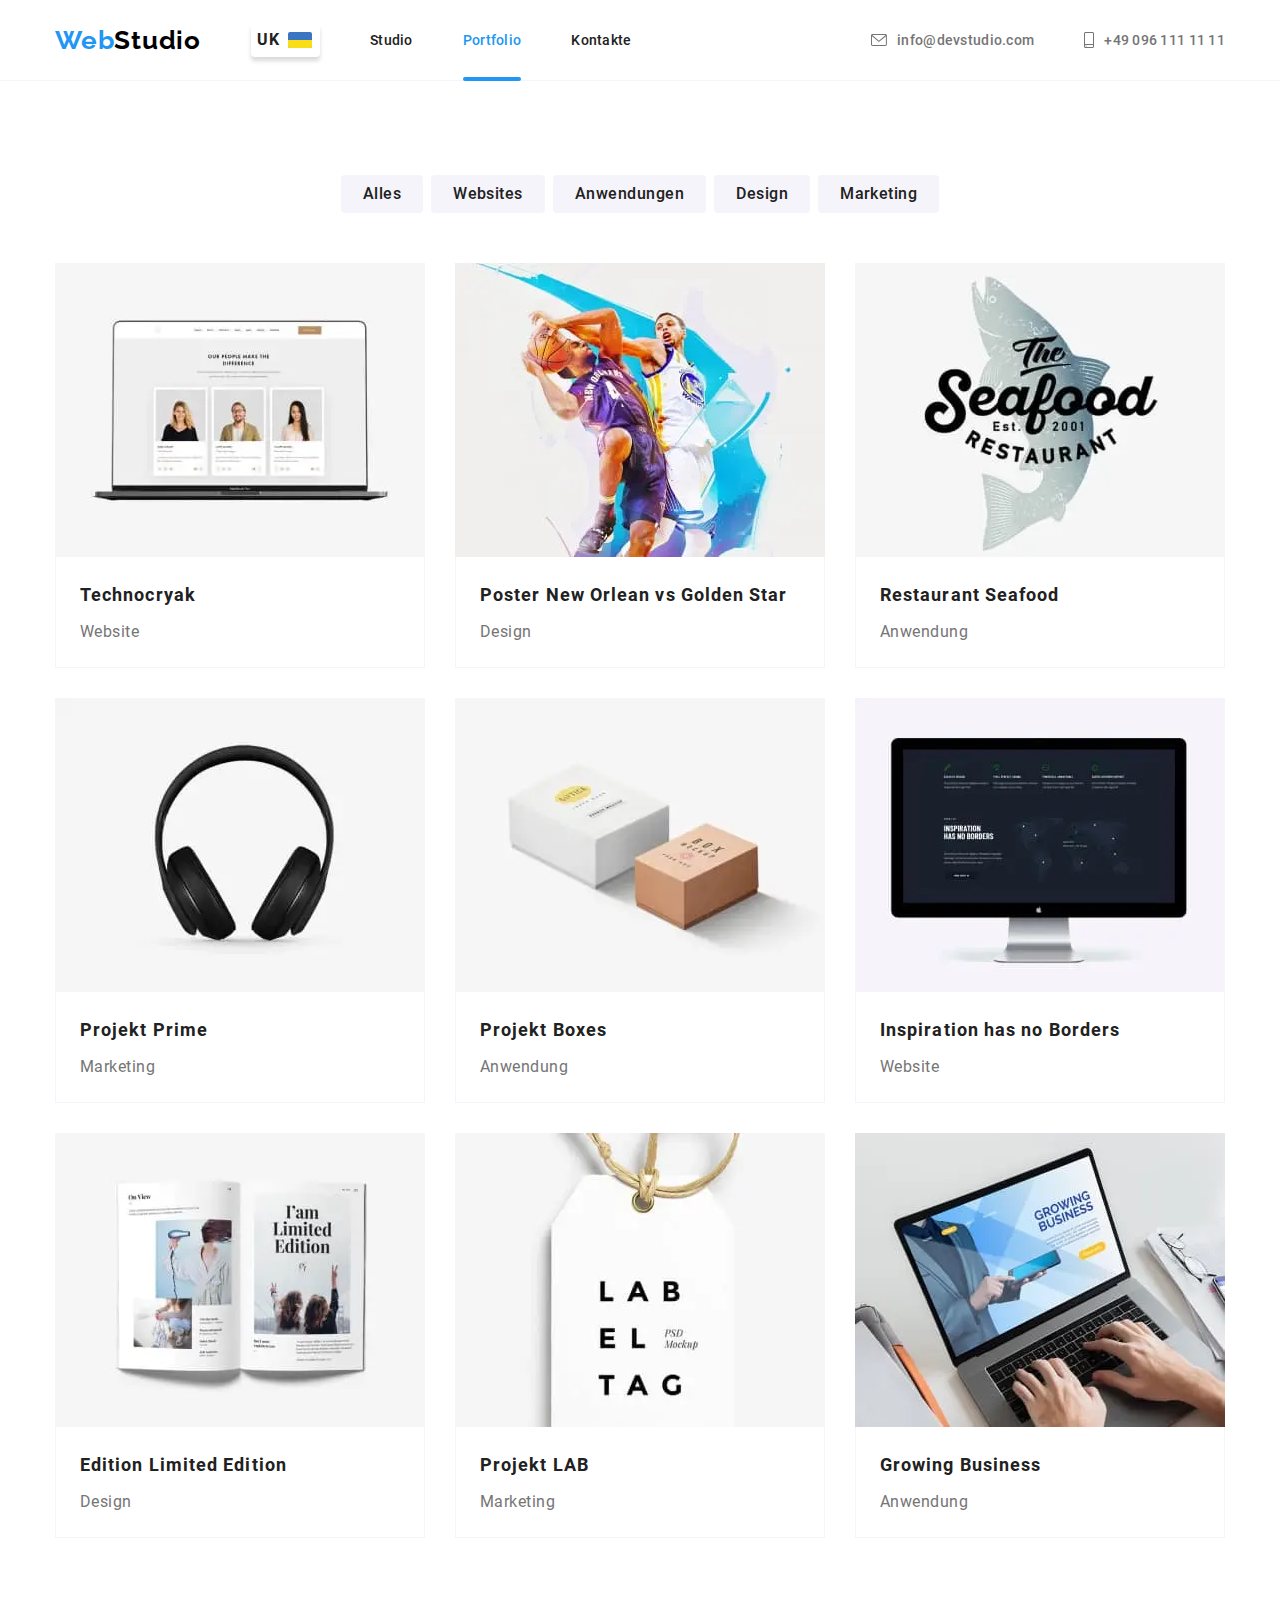
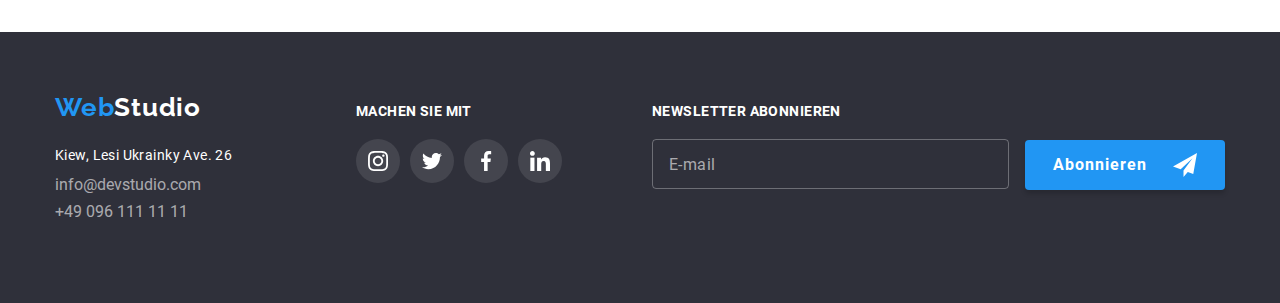
<file: portfolio-de.html>
<!DOCTYPE html>
<html lang="de">
  <head>
    <meta charset="UTF-8" />
    <meta name="viewport" content="width=device-width, initial-scale=1.0" />
    <link rel="preconnect" href="https://fonts.gstatic.com" />
    <link
      href="https://fonts.googleapis.com/css2?family=Raleway:wght@700&display=swap"
      rel="stylesheet"
    />
    <link
      rel="stylesheet"
      href="https://cdnjs.cloudflare.com/ajax/libs/modern-normalize/1.0.0/modern-normalize.min.css"
    />
    <link rel="stylesheet" href="./css/portfolio.min.css " />
    <title>Web Studio</title>
  </head>

  <body>
    <!-- Шапка -->
    <header class="header">
      <div class="conteiner">
        <a href="./index-de.html" class="logo logo-top">
          <span class="logo-accent">Web</span>Studio</a
        >
        <button class="btn-language" type="button" onclick="showUkPortfolio()">
          UK
          <img
            class="lang-icon"
            width="24"
            height="24"
            src="./images/languages/uk.svg"
            alt="Стяг України"
          />
        </button>
        <button
          type="button"
          class="menu-btn"
          aria-expanded="false"
          aria-controls="menu-container"
          data-menu-button
        >
          <svg
            width="40"
            height="40"
            aria-label="Переключатель мобильного меню"
          >
            <use class="icon-burger" href="./images/sprite.svg#burger"></use>
            <use
              class="icon-burger-close"
              href="./images/sprite.svg#burger-close"
            ></use>
          </svg>
        </button>
        <div class="menu-nav" id="menu-container" data-menu>
          <nav class="navigation">
            <ul class="nav-list">
              <li class="nav-list-item">
                <a href="./index-de.html" class="nav-list-link">Studio</a>
              </li>
              <li class="nav-list-item">
                <a href="./portfolio-de.html" class="nav-list-link current"
                  >Portfolio</a
                >
              </li>
              <li class="nav-list-item">
                <a href="#footer" class="nav-list-link">Kontakte</a>
              </li>
            </ul>
          </nav>
          <address class="contacts">
            <ul class="contacts-list">
              <li class="contacts-list-item">
                <a href="mailto:info@devstudio.com" class="contacts-list-link">
                  <svg class="contacts-list-icon" width="16" height="12">
                    <use href="./images/sprite.svg#icon-mail"></use>
                  </svg>
                  info@devstudio.com</a
                >
              </li>
              <li class="contacts-list-item">
                <a href="tel:+380961111111" class="contacts-list-link">
                  <svg class="contacts-list-icon" width="10" height="16">
                    <use href="./images/sprite.svg#icon-phone"></use>
                  </svg>
                  +49 096 111 11 11</a
                >
              </li>
            </ul>
          </address>
        </div>
      </div>
    </header>

    <!-- Порфолио -->
    <main class="potfolio-page">
      <!-- Кнопки -->
      <h1 class="visually-hidden">Poryfolio</h1>
      <section class="filters conteiner">
        <h2 class="visually-hidden">Projektfilter</h2>
        <ul class="filters-list">
          <li class="filters-list-item">
            <button class="filters-btn" type="button">Alles</button>
          </li>
          <li class="filters-list-item">
            <button class="filters-btn" type="button">Websites</button>
          </li>
          <li class="filters-list-item">
            <button class="filters-btn" type="button">Anwendungen</button>
          </li>
          <li class="filters-list-item">
            <button class="filters-btn" type="button">Design</button>
          </li>
          <li class="filters-list-item">
            <button class="filters-btn" type="button">Marketing</button>
          </li>
        </ul>
      </section>
      <!-- Проекты -->
      <section class="projects conteiner">
        <h2 class="visually-hidden">Projekte</h2>
        <ul class="projects-list">
          <li class="projects-list-item">
            <a class="projects-link" href="">
              <div class="projects-item-img-wrapper">
                <picture>
                  <source
                    srcset="
                      ./images/portfolio/portfolio-desktop-1.webp    1x,
                      ./images/portfolio/portfolio-desktop-1@2x.webp 2x
                    "
                    media="(min-width:1200px)"
                    type="image/webp"
                  />
                  <source
                    srcset="
                      ./images/portfolio/portfolio-desktop-1.jpg    1x,
                      ./images/portfolio/portfolio-desktop-1@2x.jpg 2x
                    "
                    media="(min-width:1200px)"
                  />
                  <source
                    srcset="
                      ./images/portfolio/portfolio-tablet-1.webp    1x,
                      ./images/portfolio/portfolio-tablet-1@2x.webp 2x
                    "
                    media="(min-width:768px)"
                    type="image/webp"
                  />
                  <source
                    srcset="
                      ./images/portfolio/portfolio-tablet-1.jpg    1x,
                      ./images/portfolio/portfolio-tablet-1@2x.jpg 2x
                    "
                    media="(min-width:768px)"
                  />
                  <source
                    srcset="
                      ./images/portfolio/portfolio-mobile-1.webp    1x,
                      ./images/portfolio/portfolio-mobile-1@2x.webp 2x
                    "
                    media="(min-width:320px)"
                    type="image/webp"
                  />
                  <source
                    srcset="
                      ./images/portfolio/portfolio-mobile-1.jpg    1x,
                      ./images/portfolio/portfolio-mobile-1@2x.jpg 2x
                    "
                    media="(min-width:320px)"
                  />
                  <img
                    class="projects-img"
                    src="./images/portfolio/portfolio-mobile-1.jpg"
                    alt="ноутбук"
                  />
                </picture>
                <p class="project-overlay">
                  Technocryak ist eine moderne Plattform zur Verbreitung des
                  Impfstoffs gegen das Coronavirus. Unternehmen nutzen diese
                  Plattform, um Server digital zu schützen. Der Einsatz
                  fortschrittlicher Technologien ist die beste Lösung für Ihre
                  Probleme.
                </p>
              </div>
              <div class="projects-description first-desc">
                <h3 class="projects-title">Technocryak</h3>
                <p class="projects-text">Website</p>
              </div>
            </a>
          </li>
          <li class="projects-list-item">
            <a class="projects-link" href="">
              <div class="projects-item-img-wrapper">
                <picture>
                  <source
                    srcset="
                      ./images/portfolio/portfolio-desktop-2.webp    1x,
                      ./images/portfolio/portfolio-desktop-2@2x.webp 2x
                    "
                    media="(min-width:1200px)"
                    type="image/webp"
                  />
                  <source
                    srcset="
                      ./images/portfolio/portfolio-desktop-2.jpg    1x,
                      ./images/portfolio/portfolio-desktop-2@2x.jpg 2x
                    "
                    media="(min-width:1200px)"
                  />
                  <source
                    srcset="
                      ./images/portfolio/portfolio-tablet-2.webp    1x,
                      ./images/portfolio/portfolio-tablet-2@2x.webp 2x
                    "
                    media="(min-width:768px)"
                    type="image/webp"
                  />
                  <source
                    srcset="
                      ./images/portfolio/portfolio-tablet-2.jpg    1x,
                      ./images/portfolio/portfolio-tablet-2@2x.jpg 2x
                    "
                    media="(min-width:768px)"
                  />
                  <source
                    srcset="
                      ./images/portfolio/portfolio-mobile-2.webp    1x,
                      ./images/portfolio/portfolio-mobile-2@2x.webp 2x
                    "
                    media="(min-width:320px)"
                    type="image/webp"
                  />
                  <source
                    srcset="
                      ./images/portfolio/portfolio-mobile-2.jpg    1x,
                      ./images/portfolio/portfolio-mobile-2@2x.jpg 2x
                    "
                    media="(min-width:320px)"
                  />
                  <img
                    class="projects-img"
                    src="./images/portfolio/portfolio-mobile-2.jpg"
                    alt="баскетболисты с мячом"
                  />
                </picture>
                <p class="project-overlay">
                  Technocryak ist eine moderne Plattform zur Verbreitung des
                  Impfstoffs gegen das Coronavirus. Unternehmen nutzen diese
                  Plattform, um Server digital zu schützen. Der Einsatz
                  fortschrittlicher Technologien ist die beste Lösung für Ihre
                  Probleme.
                </p>
              </div>
              <div class="projects-description">
                <h3 class="projects-title">Poster New Orlean vs Golden Star</h3>
                <p class="projects-text">Design</p>
              </div>
            </a>
          </li>
          <li class="projects-list-item">
            <a class="projects-link" href="">
              <div class="projects-item-img-wrapper">
                <picture>
                  <source
                    srcset="
                      ./images/portfolio/portfolio-desktop-3.webp    1x,
                      ./images/portfolio/portfolio-desktop-3@2x.webp 2x
                    "
                    media="(min-width:1200px)"
                    type="image/webp"
                  />
                  <source
                    srcset="
                      ./images/portfolio/portfolio-desktop-3.jpg    1x,
                      ./images/portfolio/portfolio-desktop-3@2x.jpg 2x
                    "
                    media="(min-width:1200px)"
                  />
                  <source
                    srcset="
                      ./images/portfolio/portfolio-tablet-3.webp    1x,
                      ./images/portfolio/portfolio-tablet-3@2x.webp 2x
                    "
                    media="(min-width:768px)"
                    type="image/webp"
                  />
                  <source
                    srcset="
                      ./images/portfolio/portfolio-tablet-3.jpg    1x,
                      ./images/portfolio/portfolio-tablet-3@2x.jpg 2x
                    "
                    media="(min-width:768px)"
                  />
                  <source
                    srcset="
                      ./images/portfolio/portfolio-mobile-3.webp    1x,
                      ./images/portfolio/portfolio-mobile-3@2x.webp 2x
                    "
                    media="(min-width:320px)"
                    type="image/webp"
                  />
                  <source
                    srcset="
                      ./images/portfolio/portfolio-mobile-3.jpg    1x,
                      ./images/portfolio/portfolio-mobile-3@2x.jpg 2x
                    "
                    media="(min-width:320px)"
                  />
                  <img
                    class="projects-img"
                    src="./images/portfolio/portfolio-mobile-3.jpg"
                    alt="название ресторана seafood"
                  />
                </picture>
                <p class="project-overlay">
                  Technocryak ist eine moderne Plattform zur Verbreitung des
                  Impfstoffs gegen das Coronavirus. Unternehmen nutzen diese
                  Plattform, um Server digital zu schützen. Der Einsatz
                  fortschrittlicher Technologien ist die beste Lösung für Ihre
                  Probleme.
                </p>
              </div>
              <div class="projects-description">
                <h3 class="projects-title">Restaurant Seafood</h3>
                <p class="projects-text">Anwendung</p>
              </div>
            </a>
          </li>
          <li class="projects-list-item">
            <a class="projects-link" href="">
              <div class="projects-item-img-wrapper">
                <picture>
                  <source
                    srcset="
                      ./images/portfolio/portfolio-desktop-4.webp    1x,
                      ./images/portfolio/portfolio-desktop-4@2x.webp 2x
                    "
                    media="(min-width:1200px)"
                    type="image/webp"
                  />
                  <source
                    srcset="
                      ./images/portfolio/portfolio-desktop-4.jpg    1x,
                      ./images/portfolio/portfolio-desktop-4@2x.jpg 2x
                    "
                    media="(min-width:1200px)"
                  />
                  <source
                    srcset="
                      ./images/portfolio/portfolio-tablet-4.webp    1x,
                      ./images/portfolio/portfolio-tablet-4@2x.webp 2x
                    "
                    media="(min-width:768px)"
                    type="image/webp"
                  />
                  <source
                    srcset="
                      ./images/portfolio/portfolio-tablet-4.jpg    1x,
                      ./images/portfolio/portfolio-tablet-4@2x.jpg 2x
                    "
                    media="(min-width:768px)"
                  />
                  <source
                    srcset="
                      ./images/portfolio/portfolio-mobile-4.webp    1x,
                      ./images/portfolio/portfolio-mobile-4@2x.webp 2x
                    "
                    media="(min-width:320px)"
                    type="image/webp"
                  />
                  <source
                    srcset="
                      ./images/portfolio/portfolio-mobile-4.jpg    1x,
                      ./images/portfolio/portfolio-mobile-4@2x.jpg 2x
                    "
                    media="(min-width:320px)"
                  />
                  <img
                    class="projects-img"
                    src="./images/portfolio/portfolio-mobile-4.jpg"
                    alt="наушники"
                  />
                </picture>
                <p class="project-overlay">
                  Technocryak ist eine moderne Plattform zur Verbreitung des
                  Impfstoffs gegen das Coronavirus. Unternehmen nutzen diese
                  Plattform, um Server digital zu schützen. Der Einsatz
                  fortschrittlicher Technologien ist die beste Lösung für Ihre
                  Probleme.
                </p>
              </div>
              <div class="projects-description">
                <h3 class="projects-title">Projekt Prime</h3>
                <p class="projects-text">Marketing</p>
              </div>
            </a>
          </li>
          <li class="projects-list-item">
            <a class="projects-link" href="">
              <div class="projects-item-img-wrapper">
                <picture>
                  <source
                    srcset="
                      ./images/portfolio/portfolio-desktop-5.webp    1x,
                      ./images/portfolio/portfolio-desktop-5@2x.webp 2x
                    "
                    media="(min-width:1200px)"
                    type="image/webp"
                  />
                  <source
                    srcset="
                      ./images/portfolio/portfolio-desktop-5.jpg    1x,
                      ./images/portfolio/portfolio-desktop-5@2x.jpg 2x
                    "
                    media="(min-width:1200px)"
                  />
                  <source
                    srcset="
                      ./images/portfolio/portfolio-tablet-5.webp    1x,
                      ./images/portfolio/portfolio-tablet-5@2x.webp 2x
                    "
                    media="(min-width:768px)"
                    type="image/webp"
                  />
                  <source
                    srcset="
                      ./images/portfolio/portfolio-tablet-5.jpg    1x,
                      ./images/portfolio/portfolio-tablet-5@2x.jpg 2x
                    "
                    media="(min-width:768px)"
                  />
                  <source
                    srcset="
                      ./images/portfolio/portfolio-mobile-5.webp    1x,
                      ./images/portfolio/portfolio-mobile-5@2x.webp 2x
                    "
                    media="(min-width:320px)"
                    type="image/webp"
                  />
                  <source
                    srcset="
                      ./images/portfolio/portfolio-mobile-5.jpg    1x,
                      ./images/portfolio/portfolio-mobile-5@2x.jpg 2x
                    "
                    media="(min-width:320px)"
                  />
                  <img
                    class="projects-img"
                    src="./images/portfolio/portfolio-mobile-5.jpg"
                    alt="коробки"
                  />
                </picture>
                <p class="project-overlay">
                  Technocryak ist eine moderne Plattform zur Verbreitung des
                  Impfstoffs gegen das Coronavirus. Unternehmen nutzen diese
                  Plattform, um Server digital zu schützen. Der Einsatz
                  fortschrittlicher Technologien ist die beste Lösung für Ihre
                  Probleme.
                </p>
              </div>
              <div class="projects-description">
                <h3 class="projects-title">Projekt Boxes</h3>
                <p class="projects-text">Anwendung</p>
              </div>
            </a>
          </li>
          <li class="projects-list-item">
            <a class="projects-link" href="">
              <div class="projects-item-img-wrapper">
                <picture>
                  <source
                    srcset="
                      ./images/portfolio/portfolio-desktop-6.webp    1x,
                      ./images/portfolio/portfolio-desktop-6@2x.webp 2x
                    "
                    media="(min-width:1200px)"
                    type="image/webp"
                  />
                  <source
                    srcset="
                      ./images/portfolio/portfolio-desktop-6.jpg    1x,
                      ./images/portfolio/portfolio-desktop-6@2x.jpg 2x
                    "
                    media="(min-width:1200px)"
                  />
                  <source
                    srcset="
                      ./images/portfolio/portfolio-tablet-6.webp    1x,
                      ./images/portfolio/portfolio-tablet-6@2x.webp 2x
                    "
                    media="(min-width:768px)"
                    type="image/webp"
                  />
                  <source
                    srcset="
                      ./images/portfolio/portfolio-tablet-6.jpg    1x,
                      ./images/portfolio/portfolio-tablet-6@2x.jpg 2x
                    "
                    media="(min-width:768px)"
                  />
                  <source
                    srcset="
                      ./images/portfolio/portfolio-mobile-6.webp    1x,
                      ./images/portfolio/portfolio-mobile-6@2x.webp 2x
                    "
                    media="(min-width:320px)"
                    type="image/webp"
                  />
                  <source
                    srcset="
                      ./images/portfolio/portfolio-mobile-6.jpg    1x,
                      ./images/portfolio/portfolio-mobile-6@2x.jpg 2x
                    "
                    media="(min-width:320px)"
                  />
                  <img
                    class="projects-img"
                    src="./images/portfolio/portfolio-mobile-6.jpg"
                    alt="монитор"
                  />
                </picture>
                <p class="project-overlay">
                  Technocryak ist eine moderne Plattform zur Verbreitung des
                  Impfstoffs gegen das Coronavirus. Unternehmen nutzen diese
                  Plattform, um Server digital zu schützen. Der Einsatz
                  fortschrittlicher Technologien ist die beste Lösung für Ihre
                  Probleme.
                </p>
              </div>
              <div class="projects-description">
                <h3 class="projects-title">Inspiration has no Borders</h3>
                <p class="projects-text">Website</p>
              </div>
            </a>
          </li>
          <li class="projects-list-item">
            <a class="projects-link" href="">
              <div class="projects-item-img-wrapper">
                <picture>
                  <source
                    srcset="
                      ./images/portfolio/portfolio-desktop-7.webp    1x,
                      ./images/portfolio/portfolio-desktop-7@2x.webp 2x
                    "
                    media="(min-width:1200px)"
                    type="image/webp"
                  />
                  <source
                    srcset="
                      ./images/portfolio/portfolio-desktop-7.jpg    1x,
                      ./images/portfolio/portfolio-desktop-7@2x.jpg 2x
                    "
                    media="(min-width:1200px)"
                  />
                  <source
                    srcset="
                      ./images/portfolio/portfolio-tablet-7.webp    1x,
                      ./images/portfolio/portfolio-tablet-7@2x.webp 2x
                    "
                    media="(min-width:768px)"
                    type="image/webp"
                  />
                  <source
                    srcset="
                      ./images/portfolio/portfolio-tablet-7.jpg    1x,
                      ./images/portfolio/portfolio-tablet-7@2x.jpg 2x
                    "
                    media="(min-width:768px)"
                  />
                  <source
                    srcset="
                      ./images/portfolio/portfolio-mobile-7.webp    1x,
                      ./images/portfolio/portfolio-mobile-7@2x.webp 2x
                    "
                    media="(min-width:320px)"
                    type="image/webp"
                  />
                  <source
                    srcset="
                      ./images/portfolio/portfolio-mobile-7.jpg    1x,
                      ./images/portfolio/portfolio-mobile-7@2x.jpg 2x
                    "
                    media="(min-width:320px)"
                  />
                  <img
                    class="projects-img"
                    src="./images/portfolio/portfolio-mobile-7.jpg"
                    alt="журнал в развороте"
                  />
                </picture>
                <p class="project-overlay">
                  Technocryak ist eine moderne Plattform zur Verbreitung des
                  Impfstoffs gegen das Coronavirus. Unternehmen nutzen diese
                  Plattform, um Server digital zu schützen. Der Einsatz
                  fortschrittlicher Technologien ist die beste Lösung für Ihre
                  Probleme.
                </p>
              </div>
              <div class="projects-description">
                <h3 class="projects-title">Edition Limited Edition</h3>
                <p class="projects-text">Design</p>
              </div>
            </a>
          </li>
          <li class="projects-list-item">
            <a class="projects-link" href="">
              <div class="projects-item-img-wrapper">
                <picture>
                  <source
                    srcset="
                      ./images/portfolio/portfolio-desktop-8.webp    1x,
                      ./images/portfolio/portfolio-desktop-8@2x.webp 2x
                    "
                    media="(min-width:1200px)"
                    type="image/webp"
                  />
                  <source
                    srcset="
                      ./images/portfolio/portfolio-desktop-8.jpg    1x,
                      ./images/portfolio/portfolio-desktop-8@2x.jpg 2x
                    "
                    media="(min-width:1200px)"
                  />
                  <source
                    srcset="
                      ./images/portfolio/portfolio-tablet-8.webp    1x,
                      ./images/portfolio/portfolio-tablet-8@2x.webp 2x
                    "
                    media="(min-width:768px)"
                    type="image/webp"
                  />
                  <source
                    srcset="
                      ./images/portfolio/portfolio-tablet-8.jpg    1x,
                      ./images/portfolio/portfolio-tablet-8@2x.jpg 2x
                    "
                    media="(min-width:768px)"
                  />
                  <source
                    srcset="
                      ./images/portfolio/portfolio-mobile-8.webp    1x,
                      ./images/portfolio/portfolio-mobile-8@2x.webp 2x
                    "
                    media="(min-width:320px)"
                    type="image/webp"
                  />
                  <source
                    srcset="
                      ./images/portfolio/portfolio-mobile-8.jpg    1x,
                      ./images/portfolio/portfolio-mobile-8@2x.jpg 2x
                    "
                    media="(min-width:320px)"
                  />
                  <img
                    class="projects-img"
                    src="./images/portfolio/portfolio-mobile-8.jpg"
                    alt="лейба от одежды"
                  />
                </picture>
                <p class="project-overlay">
                  Technocryak ist eine moderne Plattform zur Verbreitung des
                  Impfstoffs gegen das Coronavirus. Unternehmen nutzen diese
                  Plattform, um Server digital zu schützen. Der Einsatz
                  fortschrittlicher Technologien ist die beste Lösung für Ihre
                  Probleme.
                </p>
              </div>
              <div class="projects-description">
                <h3 class="projects-title">Projekt LAB</h3>
                <p class="projects-text">Marketing</p>
              </div>
            </a>
          </li>
          <li class="projects-list-item">
            <a class="projects-link" href="">
              <div class="projects-item-img-wrapper">
                <picture>
                  <source
                    srcset="
                      ./images/portfolio/portfolio-desktop-9.webp    1x,
                      ./images/portfolio/portfolio-desktop-9@2x.webp 2x
                    "
                    media="(min-width:1200px)"
                    type="image/webp"
                  />
                  <source
                    srcset="
                      ./images/portfolio/portfolio-desktop-9.jpg    1x,
                      ./images/portfolio/portfolio-desktop-9@2x.jpg 2x
                    "
                    media="(min-width:1200px)"
                  />
                  <source
                    srcset="
                      ./images/portfolio/portfolio-tablet-9.webp    1x,
                      ./images/portfolio/portfolio-tablet-9@2x.webp 2x
                    "
                    media="(min-width:768px)"
                    type="image/webp"
                  />
                  <source
                    srcset="
                      ./images/portfolio/portfolio-tablet-9.jpg    1x,
                      ./images/portfolio/portfolio-tablet-9@2x.jpg 2x
                    "
                    media="(min-width:768px)"
                  />
                  <source
                    srcset="
                      ./images/portfolio/portfolio-mobile-9.webp    1x,
                      ./images/portfolio/portfolio-mobile-9@2x.webp 2x
                    "
                    media="(min-width:320px)"
                    type="image/webp"
                  />
                  <source
                    srcset="
                      ./images/portfolio/portfolio-mobile-9.jpg    1x,
                      ./images/portfolio/portfolio-mobile-9@2x.jpg 2x
                    "
                    media="(min-width:320px)"
                  />
                  <img
                    class="projects-img"
                    src="./images/portfolio/portfolio-mobile-9.jpg"
                    alt="человек за ноутбуком"
                  />
                </picture>
                <p class="project-overlay">
                  Technocryak ist eine moderne Plattform zur Verbreitung des
                  Impfstoffs gegen das Coronavirus. Unternehmen nutzen diese
                  Plattform, um Server digital zu schützen. Der Einsatz
                  fortschrittlicher Technologien ist die beste Lösung für Ihre
                  Probleme.
                </p>
              </div>
              <div class="projects-description">
                <h3 class="projects-title">Growing Business</h3>
                <p class="projects-text">Anwendung</p>
              </div>
            </a>
          </li>
        </ul>
      </section>
    </main>

    <!-- Подвал -->
    <footer class="footer" id="footer">
      <div class="conteiner">
        <div class="footer-left-wrapper">
          <a href="./index-de.html" class="logo logo-down"
            ><span class="logo-accent">Web</span>Studio</a
          >
          <address class="address">
            <p class="address-street">Kiew, Lesi Ukrainky Ave. 26</p>
            <ul class="footer-contacts-list">
              <li class="footer-contacts-list-item">
                <a class="footer-link" href="mailto:info@devstudio.com"
                  >info@devstudio.com</a
                >
              </li>
              <li class="footer-contacts-list-item">
                <a class="footer-link" href="tel:+380961111111"
                  >+49 096 111 11 11</a
                >
              </li>
            </ul>
          </address>
        </div>
        <div class="footer-center-wrapper">
          <p class="footer-title">Machen Sie mit</p>
          <ul class="footer-social-list">
            <li class="footer-social-list-item">
              <a
                class="footer-social-list-link"
                href="https://www.instagram.com"
                target="_blank"
                rel="noreferrer noopener"
              >
                <svg class="footer-social-link-icon" width="20" height="20">
                  <use href="./images/sprite.svg#icon-instagram"></use>
                </svg>
              </a>
            </li>
            <li class="footer-social-list-item">
              <a
                class="footer-social-list-link"
                href="https://www.twitter.com"
                target="_blank"
                rel="noreferrer noopener"
              >
                <svg class="footer-social-link-icon" width="20" height="20">
                  <use href="./images/sprite.svg#icon-twitter"></use>
                </svg>
              </a>
            </li>
            <li class="footer-social-list-item">
              <a
                class="footer-social-list-link"
                href="https://www.facebook.com"
                target="_blank"
                rel="noreferrer noopener"
              >
                <svg class="footer-social-link-icon" width="20" height="20">
                  <use href="./images/sprite.svg#icon-facebook"></use>
                </svg>
              </a>
            </li>
            <li class="footer-social-list-item">
              <a
                class="footer-social-list-link"
                href="https://www.linkedin.com"
                target="_blank"
                rel="noreferrer noopener"
              >
                <svg class="footer-social-link-icon" width="20" height="20">
                  <use href="./images/sprite.svg#icon-linkedin"></use>
                </svg>
              </a>
            </li>
          </ul>
        </div>
        <div class="footer-right-wrapper">
          <p class="footer-title">Newsletter abonnieren</p>
          <input
            class="footer-input"
            type="email"
            name="user-email"
            placeholder="E-mail"
          />
          <button class="footer-btn" type="button">
            Abonnieren
            <svg class="footer-icon" width="24" height="24">
              <use href="./images/sprite.svg#icon-send"></use>
            </svg>
          </button>
        </div>
      </div>
    </footer>

    <script src="./js/burger.js"></script>
    <script src="./js/language.js"></script>
  </body>
</html>
</file>
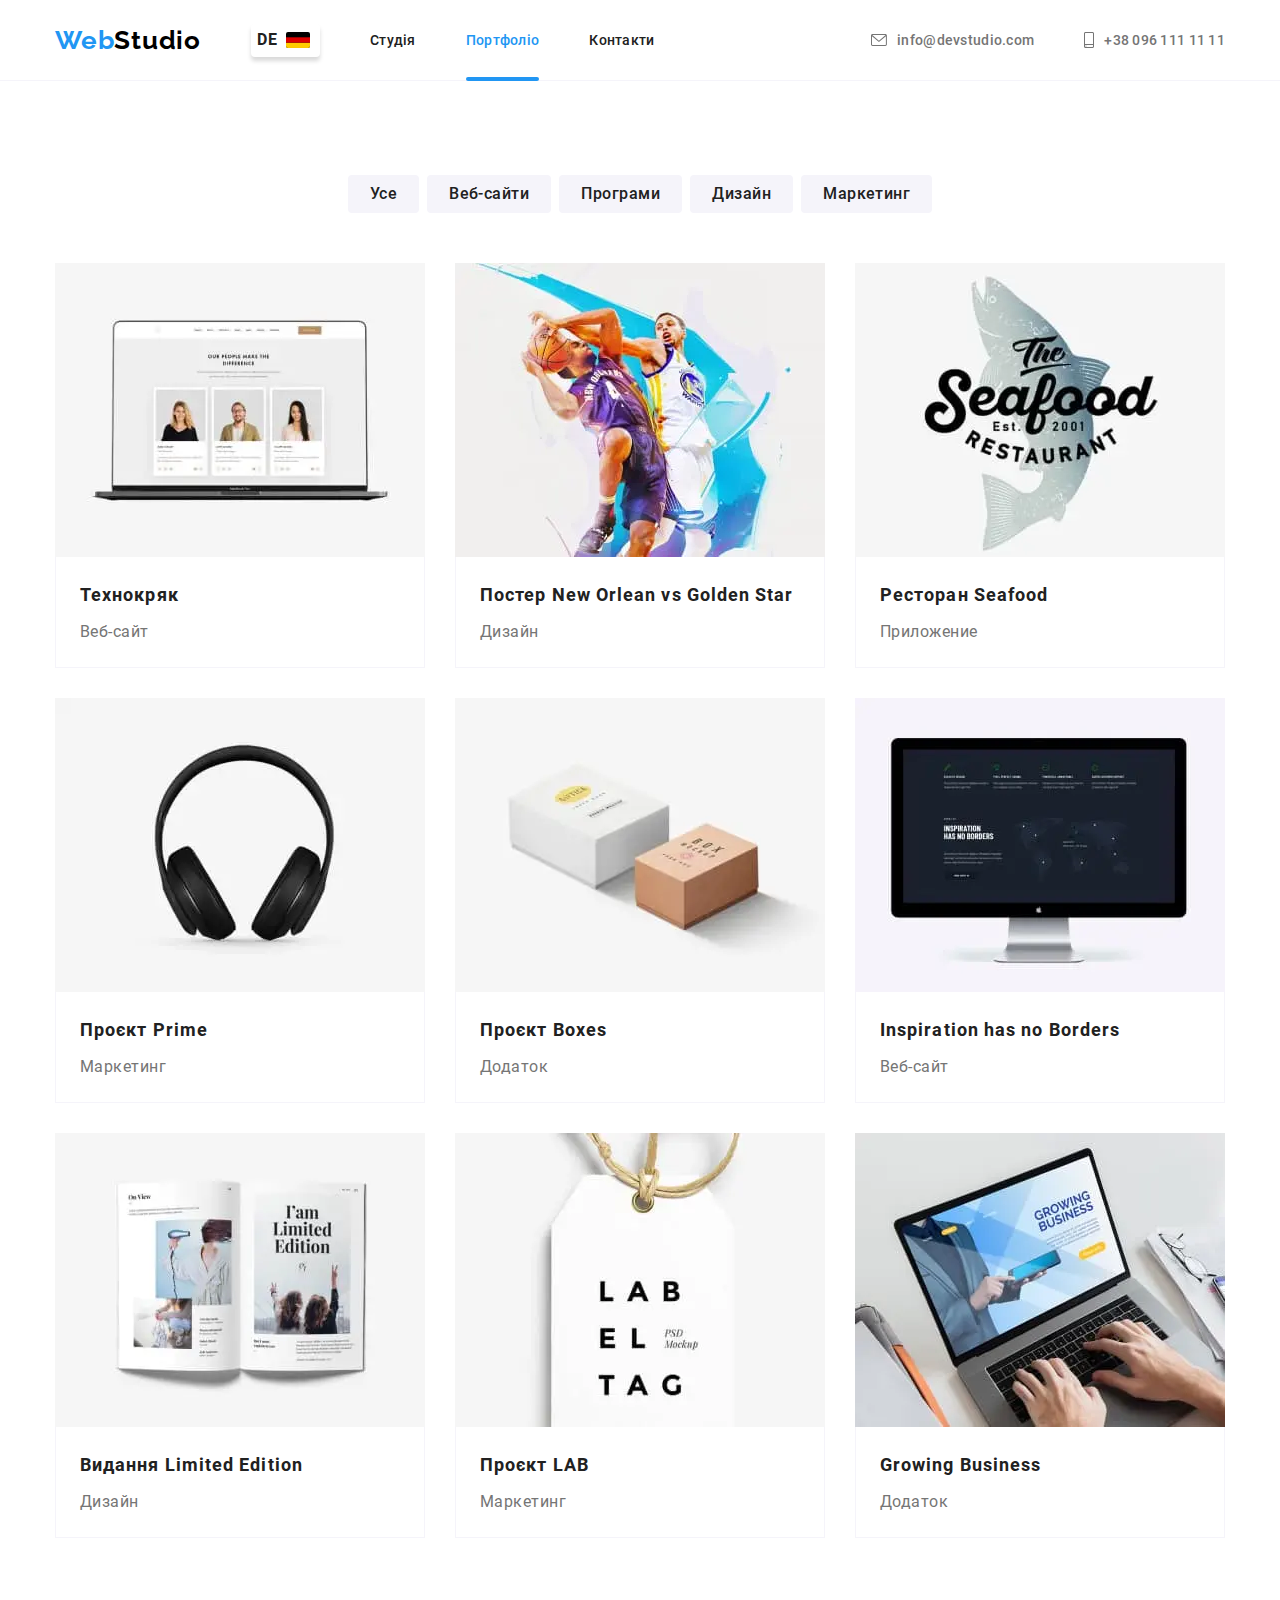
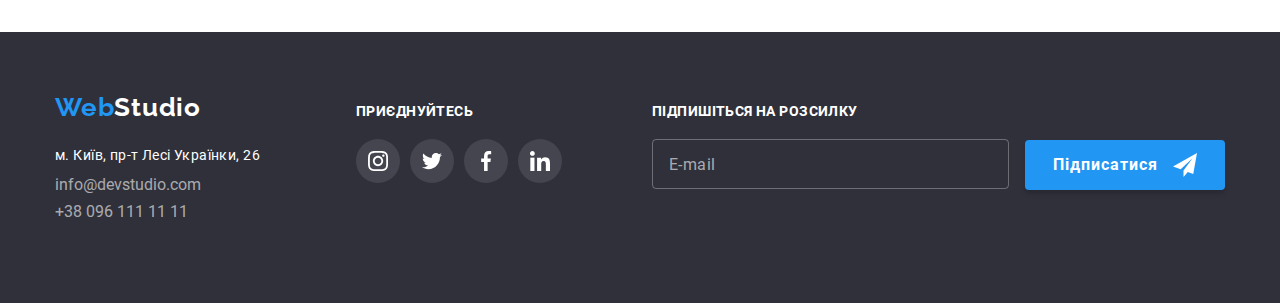
<file: portfolio.html>
<!DOCTYPE html>
<html lang="uk">

<head>
  <meta charset="UTF-8">
  <meta name="viewport" content="width=device-width, initial-scale=1.0">
  <link rel="preconnect" href="https://fonts.gstatic.com">
  <link href="https://fonts.googleapis.com/css2?family=Raleway:wght@700&display=swap" rel="stylesheet">
  <link rel="stylesheet" href="https://cdnjs.cloudflare.com/ajax/libs/modern-normalize/1.0.0/modern-normalize.min.css">
  <link rel="stylesheet" href="./css/portfolio.min.css ">
  <title>Web Studio</title>
</head>

<body>

  <!-- Шапка -->
<header class="header">
  <div class="conteiner">
    <a href="./index.html" class="logo logo-top">
      <span class="logo-accent">Web</span>Studio</a>
      <button class="btn-language" type="button" onclick="showDePortfolio()">DE
        <img class="lang-icon" width="24" height="24" src="./images/languages/de.svg" alt="Стяг Німеччини">
      </button>
    <button type="button" class="menu-btn" aria-expanded="false" aria-controls="menu-container" data-menu-button>
      <svg width="40" height="40" aria-label="Переключатель мобильного меню">
        <use class="icon-burger" href="./images/sprite.svg#burger"></use>
        <use class="icon-burger-close" href="./images/sprite.svg#burger-close"></use>
      </svg>
    </button>
    <div class="menu-nav" id="menu-container" data-menu>
      <nav class="navigation">
        <ul class="nav-list">
          <li class="nav-list-item">
            <a href="./index.html" class="nav-list-link ">Студія</a>
          </li>
          <li class="nav-list-item">
            <a href="./portfolio.html" class="nav-list-link current">Портфоліо</a>
          </li>
          <li class="nav-list-item">
            <a href="#footer" class="nav-list-link">Контакти</a>
          </li>
        </ul>
      </nav>
      <address class="contacts">
        <ul class="contacts-list">
          <li class="contacts-list-item">
            <a href="mailto:info@devstudio.com" class="contacts-list-link">
              <svg class="contacts-list-icon" width="16" height="12">
                <use href="./images/sprite.svg#icon-mail"></use>
              </svg>
              info@devstudio.com</a>
          </li>
          <li class="contacts-list-item">
            <a href="tel:+380961111111" class="contacts-list-link">
              <svg class="contacts-list-icon" width="10" height="16">
                <use href="./images/sprite.svg#icon-phone"></use>
              </svg>
              +38 096 111 11 11</a>
          </li>
        </ul>
      </address>
    </div>
  </div>
</header>

<!-- Порфолио -->
<main class="potfolio-page">
  <!-- Кнопки -->
  <h1 class="visually-hidden">Порфоліо</h1>
  <section class="filters conteiner">
    <h2 class="visually-hidden">Фільтр проектів</h2>
    <ul class="filters-list">
      <li class="filters-list-item">
        <button class="filters-btn" type="button">Усе</button>
      </li>
      <li class="filters-list-item">
        <button class="filters-btn" type="button">Веб-сайти</button>
      </li>
      <li class="filters-list-item">
        <button class="filters-btn" type="button">Програми</button>
      </li>
      <li class="filters-list-item">
        <button class="filters-btn" type="button">Дизайн</button>
      </li>
      <li class="filters-list-item">
        <button class="filters-btn" type="button">Маркетинг</button>
      </li>
    </ul>
  </section>
  <!-- Проекты -->
  <section class="projects conteiner">
    <h2 class="visually-hidden">Проєкти</h2>
    <ul class="projects-list">
      <li class="projects-list-item">
        <a class="projects-link" href="">
          <div class="projects-item-img-wrapper">
            <picture>
              <source srcset="./images/portfolio/portfolio-desktop-1.webp 1x, ./images/portfolio/portfolio-desktop-1@2x.webp 2x" media="(min-width:1200px)"
                type="image/webp">
              <source srcset="./images/portfolio/portfolio-desktop-1.jpg 1x, ./images/portfolio/portfolio-desktop-1@2x.jpg 2x" media="(min-width:1200px)">
              <source srcset="./images/portfolio/portfolio-tablet-1.webp 1x, ./images/portfolio/portfolio-tablet-1@2x.webp 2x" media="(min-width:768px)"
                type="image/webp">
              <source srcset="./images/portfolio/portfolio-tablet-1.jpg 1x, ./images/portfolio/portfolio-tablet-1@2x.jpg 2x" media="(min-width:768px)">
              <source srcset="./images/portfolio/portfolio-mobile-1.webp 1x, ./images/portfolio/portfolio-mobile-1@2x.webp 2x" media="(min-width:320px)"
                type="image/webp">
              <source srcset="./images/portfolio/portfolio-mobile-1.jpg 1x, ./images/portfolio/portfolio-mobile-1@2x.jpg 2x" media="(min-width:320px)">
              <img class="projects-img" src="./images/portfolio/portfolio-mobile-1.jpg" alt="ноутбук">
            </picture>
            <p class="project-overlay">Технокряк це сучасний майданчик поширення вакцини проти коронавірусу. Компанії використовують цю платформу для цифрового захисту серверів. Використання передових технологій найкраще рішення ваших проблем.</p>
          </div>
          <div class="projects-description first-desc">
            <h3 class="projects-title">Технокряк</h3>
            <p class="projects-text">Веб-сайт</p>
          </div>
        </a>
      </li>
      <li class="projects-list-item">
        <a class="projects-link" href="">
          <div class="projects-item-img-wrapper">
              <picture>
                <source srcset="./images/portfolio/portfolio-desktop-2.webp 1x, ./images/portfolio/portfolio-desktop-2@2x.webp 2x"
                  media="(min-width:1200px)" type="image/webp">
                <source srcset="./images/portfolio/portfolio-desktop-2.jpg 1x, ./images/portfolio/portfolio-desktop-2@2x.jpg 2x"
                  media="(min-width:1200px)">
                <source srcset="./images/portfolio/portfolio-tablet-2.webp 1x, ./images/portfolio/portfolio-tablet-2@2x.webp 2x"
                  media="(min-width:768px)" type="image/webp">
                <source srcset="./images/portfolio/portfolio-tablet-2.jpg 1x, ./images/portfolio/portfolio-tablet-2@2x.jpg 2x"
                  media="(min-width:768px)">
                <source srcset="./images/portfolio/portfolio-mobile-2.webp 1x, ./images/portfolio/portfolio-mobile-2@2x.webp 2x"
                  media="(min-width:320px)" type="image/webp">
                <source srcset="./images/portfolio/portfolio-mobile-2.jpg 1x, ./images/portfolio/portfolio-mobile-2@2x.jpg 2x"
                  media="(min-width:320px)">
                <img class="projects-img" src="./images/portfolio/portfolio-mobile-2.jpg" alt="баскетболисты с мячом">
              </picture>
            <p class="project-overlay">Технокряк це сучасний майданчик поширення вакцини проти коронавірусу. Компанії використовують цю платформу для цифрового захисту серверів. Використання передових технологій найкраще рішення ваших проблем.</p>
          </div>
          <div class="projects-description">
            <h3 class="projects-title">Постер New Orlean vs Golden Star</h3>
            <p class="projects-text">Дизайн</p>
          </div>
        </a>
      </li>
      <li class="projects-list-item">
        <a class="projects-link" href="">
          <div class="projects-item-img-wrapper">
            <picture>
              <source srcset="./images/portfolio/portfolio-desktop-3.webp 1x, ./images/portfolio/portfolio-desktop-3@2x.webp 2x"
                media="(min-width:1200px)" type="image/webp">
              <source srcset="./images/portfolio/portfolio-desktop-3.jpg 1x, ./images/portfolio/portfolio-desktop-3@2x.jpg 2x"
                media="(min-width:1200px)">
              <source srcset="./images/portfolio/portfolio-tablet-3.webp 1x, ./images/portfolio/portfolio-tablet-3@2x.webp 2x"
                media="(min-width:768px)" type="image/webp">
              <source srcset="./images/portfolio/portfolio-tablet-3.jpg 1x, ./images/portfolio/portfolio-tablet-3@2x.jpg 2x"
                media="(min-width:768px)">
              <source srcset="./images/portfolio/portfolio-mobile-3.webp 1x, ./images/portfolio/portfolio-mobile-3@2x.webp 2x"
                media="(min-width:320px)" type="image/webp">
              <source srcset="./images/portfolio/portfolio-mobile-3.jpg 1x, ./images/portfolio/portfolio-mobile-3@2x.jpg 2x"
                media="(min-width:320px)">
              <img class="projects-img" src="./images/portfolio/portfolio-mobile-3.jpg" alt="название ресторана seafood">
            </picture>
            <p class="project-overlay">Технокряк це сучасний майданчик поширення вакцини проти коронавірусу. Компанії використовують цю платформу для цифрового захисту серверів. Використання передових технологій найкраще рішення ваших проблем.</p>
          </div>
          <div class="projects-description">
            <h3 class="projects-title">Ресторан Seafood</h3>
            <p class="projects-text">Приложение</p>
          </div>
        </a>
      </li>
      <li class="projects-list-item">
        <a class="projects-link" href="">
          <div class="projects-item-img-wrapper">
              <picture>
                <source srcset="./images/portfolio/portfolio-desktop-4.webp 1x, ./images/portfolio/portfolio-desktop-4@2x.webp 2x"
                  media="(min-width:1200px)" type="image/webp">
                <source srcset="./images/portfolio/portfolio-desktop-4.jpg 1x, ./images/portfolio/portfolio-desktop-4@2x.jpg 2x"
                  media="(min-width:1200px)">
                <source srcset="./images/portfolio/portfolio-tablet-4.webp 1x, ./images/portfolio/portfolio-tablet-4@2x.webp 2x"
                  media="(min-width:768px)" type="image/webp">
                <source srcset="./images/portfolio/portfolio-tablet-4.jpg 1x, ./images/portfolio/portfolio-tablet-4@2x.jpg 2x"
                  media="(min-width:768px)">
                <source srcset="./images/portfolio/portfolio-mobile-4.webp 1x, ./images/portfolio/portfolio-mobile-4@2x.webp 2x"
                  media="(min-width:320px)" type="image/webp">
                <source srcset="./images/portfolio/portfolio-mobile-4.jpg 1x, ./images/portfolio/portfolio-mobile-4@2x.jpg 2x"
                  media="(min-width:320px)">
                <img class="projects-img" src="./images/portfolio/portfolio-mobile-4.jpg" alt="наушники">
              </picture>
            <p class="project-overlay">Технокряк це сучасний майданчик поширення вакцини проти коронавірусу. Компанії використовують цю платформу для цифрового захисту серверів. Використання передових технологій найкраще рішення ваших проблем.</p>
          </div>
          <div class="projects-description">
            <h3 class="projects-title">Проєкт Prime</h3>
            <p class="projects-text">Маркетинг</p>
          </div>
        </a>
      </li>
      <li class="projects-list-item">
        <a class="projects-link" href="">
          <div class="projects-item-img-wrapper">
            <picture>
              <source srcset="./images/portfolio/portfolio-desktop-5.webp 1x, ./images/portfolio/portfolio-desktop-5@2x.webp 2x"
                media="(min-width:1200px)" type="image/webp">
              <source srcset="./images/portfolio/portfolio-desktop-5.jpg 1x, ./images/portfolio/portfolio-desktop-5@2x.jpg 2x"
                media="(min-width:1200px)">
              <source srcset="./images/portfolio/portfolio-tablet-5.webp 1x, ./images/portfolio/portfolio-tablet-5@2x.webp 2x"
                media="(min-width:768px)" type="image/webp">
              <source srcset="./images/portfolio/portfolio-tablet-5.jpg 1x, ./images/portfolio/portfolio-tablet-5@2x.jpg 2x"
                media="(min-width:768px)">
              <source srcset="./images/portfolio/portfolio-mobile-5.webp 1x, ./images/portfolio/portfolio-mobile-5@2x.webp 2x"
                media="(min-width:320px)" type="image/webp">
              <source srcset="./images/portfolio/portfolio-mobile-5.jpg 1x, ./images/portfolio/portfolio-mobile-5@2x.jpg 2x"
                media="(min-width:320px)">
              <img class="projects-img" src="./images/portfolio/portfolio-mobile-5.jpg" alt="коробки">
            </picture>
            <p class="project-overlay">Технокряк це сучасний майданчик поширення вакцини проти коронавірусу. Компанії використовують цю платформу для цифрового захисту серверів. Використання передових технологій найкраще рішення ваших проблем.</p>
          </div>
          <div class="projects-description">
            <h3 class="projects-title">Проєкт Boxes</h3>
            <p class="projects-text">Додаток</p>
          </div>
        </a>
      </li>
      <li class="projects-list-item">
        <a class="projects-link" href="">
          <div class="projects-item-img-wrapper">
            <picture>
              <source srcset="./images/portfolio/portfolio-desktop-6.webp 1x, ./images/portfolio/portfolio-desktop-6@2x.webp 2x"
                media="(min-width:1200px)" type="image/webp">
              <source srcset="./images/portfolio/portfolio-desktop-6.jpg 1x, ./images/portfolio/portfolio-desktop-6@2x.jpg 2x"
                media="(min-width:1200px)">
              <source srcset="./images/portfolio/portfolio-tablet-6.webp 1x, ./images/portfolio/portfolio-tablet-6@2x.webp 2x"
                media="(min-width:768px)" type="image/webp">
              <source srcset="./images/portfolio/portfolio-tablet-6.jpg 1x, ./images/portfolio/portfolio-tablet-6@2x.jpg 2x"
                media="(min-width:768px)">
              <source srcset="./images/portfolio/portfolio-mobile-6.webp 1x, ./images/portfolio/portfolio-mobile-6@2x.webp 2x"
                media="(min-width:320px)" type="image/webp">
              <source srcset="./images/portfolio/portfolio-mobile-6.jpg 1x, ./images/portfolio/portfolio-mobile-6@2x.jpg 2x"
                media="(min-width:320px)">
              <img class="projects-img" src="./images/portfolio/portfolio-mobile-6.jpg" alt="монитор">
            </picture>
            <p class="project-overlay">Технокряк це сучасний майданчик поширення вакцини проти коронавірусу. Компанії використовують цю платформу для цифрового захисту серверів. Використання передових технологій найкраще рішення ваших проблем.</p>
          </div>
          <div class="projects-description">
            <h3 class="projects-title">Inspiration has no Borders</h3>
            <p class="projects-text">Веб-сайт</p>
          </div>
        </a>
      </li>
      <li class="projects-list-item">
        <a class="projects-link" href="">
          <div class="projects-item-img-wrapper">
            <picture>
              <source srcset="./images/portfolio/portfolio-desktop-7.webp 1x, ./images/portfolio/portfolio-desktop-7@2x.webp 2x"
                media="(min-width:1200px)" type="image/webp">
              <source srcset="./images/portfolio/portfolio-desktop-7.jpg 1x, ./images/portfolio/portfolio-desktop-7@2x.jpg 2x"
                media="(min-width:1200px)">
              <source srcset="./images/portfolio/portfolio-tablet-7.webp 1x, ./images/portfolio/portfolio-tablet-7@2x.webp 2x"
                media="(min-width:768px)" type="image/webp">
              <source srcset="./images/portfolio/portfolio-tablet-7.jpg 1x, ./images/portfolio/portfolio-tablet-7@2x.jpg 2x"
                media="(min-width:768px)">
              <source srcset="./images/portfolio/portfolio-mobile-7.webp 1x, ./images/portfolio/portfolio-mobile-7@2x.webp 2x"
                media="(min-width:320px)" type="image/webp">
              <source srcset="./images/portfolio/portfolio-mobile-7.jpg 1x, ./images/portfolio/portfolio-mobile-7@2x.jpg 2x"
                media="(min-width:320px)">
              <img class="projects-img" src="./images/portfolio/portfolio-mobile-7.jpg" alt="журнал в развороте">
            </picture>
            <p class="project-overlay">Технокряк це сучасний майданчик поширення вакцини проти коронавірусу. Компанії використовують цю платформу для цифрового захисту серверів. Використання передових технологій найкраще рішення ваших проблем.</p>
          </div>
          <div class="projects-description">
            <h3 class="projects-title">Видання Limited Edition</h3>
            <p class="projects-text">Дизайн</p>
          </div>
        </a>
      </li>
      <li class="projects-list-item">
        <a class="projects-link" href="">
          <div class="projects-item-img-wrapper">
            <picture>
              <source srcset="./images/portfolio/portfolio-desktop-8.webp 1x, ./images/portfolio/portfolio-desktop-8@2x.webp 2x"
                media="(min-width:1200px)" type="image/webp">
              <source srcset="./images/portfolio/portfolio-desktop-8.jpg 1x, ./images/portfolio/portfolio-desktop-8@2x.jpg 2x"
                media="(min-width:1200px)">
              <source srcset="./images/portfolio/portfolio-tablet-8.webp 1x, ./images/portfolio/portfolio-tablet-8@2x.webp 2x"
                media="(min-width:768px)" type="image/webp">
              <source srcset="./images/portfolio/portfolio-tablet-8.jpg 1x, ./images/portfolio/portfolio-tablet-8@2x.jpg 2x"
                media="(min-width:768px)">
              <source srcset="./images/portfolio/portfolio-mobile-8.webp 1x, ./images/portfolio/portfolio-mobile-8@2x.webp 2x"
                media="(min-width:320px)" type="image/webp">
              <source srcset="./images/portfolio/portfolio-mobile-8.jpg 1x, ./images/portfolio/portfolio-mobile-8@2x.jpg 2x"
                media="(min-width:320px)">
              <img class="projects-img" src="./images/portfolio/portfolio-mobile-8.jpg" alt="лейба от одежды">
            </picture>
            <p class="project-overlay">Технокряк це сучасний майданчик поширення вакцини проти коронавірусу. Компанії використовують цю платформу для цифрового захисту серверів. Використання передових технологій найкраще рішення ваших проблем.</p>
          </div>
          <div class="projects-description">
            <h3 class="projects-title">Проєкт LAB</h3>
            <p class="projects-text">Маркетинг</p>
          </div>
        </a>
      </li>
      <li class="projects-list-item">
        <a class="projects-link" href="">
          <div class="projects-item-img-wrapper">
            <picture>
              <source srcset="./images/portfolio/portfolio-desktop-9.webp 1x, ./images/portfolio/portfolio-desktop-9@2x.webp 2x"
                media="(min-width:1200px)" type="image/webp">
              <source srcset="./images/portfolio/portfolio-desktop-9.jpg 1x, ./images/portfolio/portfolio-desktop-9@2x.jpg 2x"
                media="(min-width:1200px)">
              <source srcset="./images/portfolio/portfolio-tablet-9.webp 1x, ./images/portfolio/portfolio-tablet-9@2x.webp 2x"
                media="(min-width:768px)" type="image/webp">
              <source srcset="./images/portfolio/portfolio-tablet-9.jpg 1x, ./images/portfolio/portfolio-tablet-9@2x.jpg 2x"
                media="(min-width:768px)">
              <source srcset="./images/portfolio/portfolio-mobile-9.webp 1x, ./images/portfolio/portfolio-mobile-9@2x.webp 2x"
                media="(min-width:320px)" type="image/webp">
              <source srcset="./images/portfolio/portfolio-mobile-9.jpg 1x, ./images/portfolio/portfolio-mobile-9@2x.jpg 2x"
                media="(min-width:320px)">
              <img class="projects-img" src="./images/portfolio/portfolio-mobile-9.jpg" alt="человек за ноутбуком">
            </picture>
            <p class="project-overlay">Технокряк це сучасний майданчик поширення вакцини проти коронавірусу. Компанії використовують цю платформу для цифрового захисту серверів. Використання передових технологій найкраще рішення ваших проблем.</p>
          </div>
          <div class="projects-description">
            <h3 class="projects-title">Growing Business</h3>
            <p class="projects-text">Додаток</p>
          </div>
        </a>
      </li>
    </ul>
  </section>
</main>

  <!-- Подвал -->
<footer class="footer" id="footer">
  <div class="conteiner">
    <div class="footer-left-wrapper">
      <a href="./index.html" class="logo logo-down"><span class="logo-accent">Web</span>Studio</a>
      <address class="address">
        <p class="address-street">м. Київ, пр-т Лесі Українки, 26</p>
        <ul class="footer-contacts-list">
          <li class="footer-contacts-list-item">
            <a class="footer-link" href="mailto:info@devstudio.com">info@devstudio.com</a>
          </li>
          <li class="footer-contacts-list-item">
            <a class="footer-link" href="tel:+380961111111">+38 096 111 11 11</a>
          </li>
        </ul>
      </address>
    </div>
    <div class="footer-center-wrapper">
      <p class="footer-title">приєднуйтесь</p>
      <ul class="footer-social-list">
        <li class="footer-social-list-item">
          <a class="footer-social-list-link" href="https://www.instagram.com" target="_blank" rel="noreferrer noopener">
            <svg class="footer-social-link-icon" width="20" height="20">
              <use href="./images/sprite.svg#icon-instagram"></use>
            </svg>
          </a>
        </li>
        <li class="footer-social-list-item">
          <a class="footer-social-list-link" href="https://www.twitter.com" target="_blank" rel="noreferrer noopener">
            <svg class="footer-social-link-icon" width="20" height="20">
              <use href="./images/sprite.svg#icon-twitter"></use>
            </svg>
          </a>
        </li>
        <li class="footer-social-list-item">
          <a class="footer-social-list-link" href="https://www.facebook.com" target="_blank" rel="noreferrer noopener">
            <svg class="footer-social-link-icon" width="20" height="20">
              <use href="./images/sprite.svg#icon-facebook"></use>
            </svg>
          </a>
        </li>
        <li class="footer-social-list-item">
          <a class="footer-social-list-link" href="https://www.linkedin.com" target="_blank" rel="noreferrer noopener">
            <svg class="footer-social-link-icon" width="20" height="20">
              <use href="./images/sprite.svg#icon-linkedin"></use>
            </svg>
          </a>
        </li>
      </ul>
    </div>
    <div class="footer-right-wrapper">
      <p class="footer-title">Підпишіться на розсилку</p>
      <input class="footer-input" type="email" name="user-email" placeholder="E-mail">
      <button class="footer-btn" type="button">Підписатися
        <svg class="footer-icon" width="24" height="24">
          <use href="./images/sprite.svg#icon-send"></use>
        </svg>
      </button>
    </div>
  </div>
</footer>

<script src="./js/burger.js"></script>
<script src="./js/language.js"></script>

</body>

</html>
</file>
<file: css/main.min.css>
.visually-hidden{position:absolute;width:1px;height:1px;margin:-1px;border:0;padding:0;white-space:nowrap;clip-path:inset(100%);clip:rect(0 0 0 0);overflow:hidden}:root{--main-font: Roboto, sans-serif;--logo-font: Raleway, sans-serif;--main-color: #212121;--secondary-color: #ffffff;--accent-color: #2196f3;--text-color: #757575;--icon-color: #afb1b8;--timing-fn: cubic-bezier(0.4, 0, 0.2, 1)}@font-face{font-family:"Roboto";src:url("../fonts/Roboto-Bold.woff2") format("woff2"),url("../fonts/Roboto-Bold.woff") format("woff");font-weight:700;font-style:normal}@font-face{font-family:"Roboto";src:url("../fonts/Roboto-Regular.woff2") format("woff2"),url("../fonts/Roboto-Regular.woff") format("woff");font-weight:400;font-style:normal}@font-face{font-family:"Roboto";src:url("../fonts/Roboto-Black.woff2") format("woff2"),url("../fonts/Roboto-Black.woff") format("woff");font-weight:900;font-style:normal}@font-face{font-family:"Roboto";src:url("../fonts/Roboto-Medium.woff2") format("woff2"),url("../fonts/Roboto-Medium.woff") format("woff");font-weight:500;font-style:normal}body{font-family:var(--main-font)}h1,h2,h3,h4,h5,h6{margin:0}ul,ol{margin:0;padding:0}p{margin:0}img{display:block;max-width:100%;height:auto}ul{list-style:none}a{text-decoration:none}.conteiner{width:100%;padding:0 15px;margin:0 auto}@media screen and (min-width: 480px){.conteiner{max-width:480px}}@media screen and (min-width: 768px){.conteiner{max-width:768px}}@media screen and (min-width: 1200px){.conteiner{max-width:1200px}}.nav-list-link,.contacts-list-link,.footer-link{font-style:normal;transition:color 250ms var(--timing-fn)}.nav-list-link:hover,.nav-list-link:focus,.contacts-list-link:hover,.contacts-list-link:focus,.footer-link:hover,.footer-link:focus{color:var(--accent-color)}.logo{font-family:var(--logo-font);font-weight:700;font-size:24px;line-height:1.167;letter-spacing:.03em}@media screen and (min-width: 1200px){.logo{font-weight:700;font-size:26px;line-height:1.192;letter-spacing:.03em}}.backdrop{position:fixed;top:0;left:0;width:100%;height:100%;background-color:rgba(0,0,0,.2);padding:93px 15px;transition:all 250ms linear;overflow-y:scroll}.is-hidden{opacity:0;visibility:hidden;pointer-events:none}.modal{position:relative;padding:40px;min-height:581px;background-color:#fff;box-shadow:0px 1px 3px rgba(0,0,0,.12),0px 1px 1px rgba(0,0,0,.14),0px 2px 1px rgba(0,0,0,.2);border-radius:4px;transition:transform 500ms ease-in-out}.backdrop.is-hidden .modal{transform:translate(-50%, -50%) scale(0)}.modal-btn-close{position:absolute;top:8px;right:8px;width:30px;height:30px;background-color:#fff;border:1px solid rgba(0,0,0,.1);border-radius:50%;cursor:pointer;transition:fill 250ms var(--timing-fn)}.modal-btn-close:hover,.modal-btn-close:focus{fill:var(--accent-color)}.modal-form{display:flex;flex-direction:column}.modal-title{display:block;margin-bottom:12px;font-weight:700;font-size:20px;line-height:1.15;letter-spacing:.03em;text-align:center;color:var(--main-color)}.modal-form-input{width:100%;height:40px;margin-top:4px;padding-left:42px;border:1px solid rgba(33,33,33,.2);border-radius:4px;transition:border-color 250ms var(--timing-fn)}.modal-form-input:focus,.modal-form-comment:focus{outline:none;border:1px solid var(--accent-color)}.modal-form-input:focus+.modal-icon,.modal-icon:hover{fill:var(--accent-color)}.modal-form-item{margin-bottom:10px;font-weight:400;font-size:12px;line-height:1.167;letter-spacing:.01em;color:var(--text-color)}.modal-input-wrapper{position:relative}.modal-icon{position:absolute;top:50%;left:12px;transform:translateY(-50%);fill:#000;transition:fill 250ms var(--timing-fn)}.modal-form-comment{margin-top:4px;padding:12px 16px;resize:none;width:100%;height:120px;border:1px solid rgba(33,33,33,.2);border-radius:4px;transition:border-color 250ms var(--timing-fn)}.modal-form-comment::placeholder{font-weight:400;font-size:14px;line-height:1.143;letter-spacing:.01em;color:rgba(117,117,117,.5)}.modal-policy-text{display:flex;align-items:center;justify-content:center;padding-top:10px;margin-bottom:30px;font-weight:400;font-size:12px;line-height:1.167;letter-spacing:.03em;color:var(--text-color)}.modal-policy-text::before{content:"";margin-right:8px;width:16px;height:15px;border:2px solid var(--main-color);border-radius:2px;transition:all 250ms var(--timing-fn)}.checkbox-input:checked+.modal-policy-text::before{border-color:rgba(0,0,0,0);background-image:url(../images/icon-check.svg);background-repeat:no-repeat;background-size:contain;background-origin:border-box}.modal-policy-link{display:inline-block;margin-left:5px;text-decoration:underline;text-decoration-skip-ink:none;color:var(--accent-color)}.modal-btn-submit{display:block;margin:0 auto;padding:10px 55px;border:none;font-weight:700;font-size:16px;line-height:1.875;letter-spacing:.06em;text-align:center;color:var(--secondary-color);background-color:#188ce8;box-shadow:0px 4px 4px rgba(0,0,0,.15);border-radius:4px;cursor:pointer}@media screen and (min-width: 480px){.modal{padding:40px;width:450px}}@media screen and (min-width: 768px){.backdrop{padding:208px 159px}}@media screen and (min-width: 1200px){.modal{position:absolute;top:50%;left:50%;transform:translate(-50%, -50%) scale(1);padding:40px;width:528px;min-height:581px}.modal-policy-text{font-weight:400;font-size:14px;line-height:1.714;letter-spacing:.03em}}.logo-top{color:#000}.logo-accent{color:var(--accent-color)}.btn-language{margin-right:50px;display:flex;position:relative;width:90px;height:33px;border:none;font-weight:700;font-size:16px;line-height:1.875;letter-spacing:.06em;text-align:left;color:var(--main-color);background-color:#fff;box-shadow:0px 4px 4px rgba(0,0,0,.15);border-radius:4px;cursor:pointer}.lang-icon{width:24px;height:16px;border-radius:2px;margin-top:7px;margin-left:8px}@media screen and (max-width: 767px){.logo-top{margin-right:10px}.btn-language{margin-right:35px}.menu-btn{display:inline-flex;margin:0;padding:0;border:none;outline:none;background-color:rgba(0,0,0,0)}.menu-btn .icon-burger-close{display:none}.menu-btn.is-open .icon-burger-close{display:block}.menu-btn.is-open .icon-burger{display:none}.icon-burger:focus,.icon-burger:hover,.icon-burger-close:focus,.icon-burger-close:hover{fill:var(--accent-color)}.menu-nav{display:none;position:absolute;top:60px;left:0;width:100%;z-index:99;padding-top:60px;padding-bottom:60px;background-color:var(--secondary-color);text-align:center}.menu-nav.is-open{display:block}.header .conteiner{position:relative;display:flex;justify-content:space-between;align-items:center;padding-top:10px;padding-bottom:10px}.nav-list-link{position:relative;display:inline-block;color:var(--main-color);font-weight:500;font-size:18px;line-height:1.167;letter-spacing:.02em}.nav-list-item:not(:last-child){margin-bottom:40px}.nav-list-item:last-child{margin-bottom:60px}.contacts-list-link{color:var(--text-color);font-weight:500;font-size:18px;line-height:1.167;letter-spacing:.02em}.contacts-list-item:not(:last-child){margin-bottom:16px}.current{color:var(--accent-color)}.current::before{content:"";position:absolute;width:100%;height:4px;left:0;bottom:-8px;background:#2196f3;border-radius:2px}.contacts-list-icon{margin-right:10px;fill:var(--text-color);transition:fill 250ms var(--timing-fn)}.contacts-list-link:hover .contacts-list-icon,.contacts-list-link:focus .contacts-list-icon{fill:var(--accent-color)}}@media screen and (min-width: 768px){.menu-btn{display:none}.menu-nav{display:flex;width:100%}.header .conteiner{display:flex;align-items:center}.nav-list{display:flex}.nav-list-item{position:relative;font-weight:500;font-size:14px;line-height:1.143;letter-spacing:.02em}.nav-list-link{display:block;padding-top:32px;padding-bottom:32px;color:var(--main-color)}.contacts{margin-left:auto}.contacts-list{padding-top:21px;padding-bottom:21px}.contacts-list-item{font-weight:500;font-size:12px;line-height:1.167;letter-spacing:.02em}.contacts-list-item:not(:last-child){margin-bottom:10px}.contacts-list-link{display:flex;align-items:center;color:var(--text-color)}.nav-list-item:not(:last-child){margin-right:50px}.logo-top{margin-right:15px}.current{color:var(--accent-color)}.current::before{content:"";position:absolute;width:100%;height:4px;left:0;bottom:-1px;background:#2196f3;border-radius:2px}.contacts-list-icon{margin-right:8px;fill:var(--text-color);transition:fill 250ms var(--timing-fn)}.contacts-list-link:hover .contacts-list-icon,.contacts-list-link:focus .contacts-list-icon{fill:var(--accent-color)}}@media screen and (min-width: 1200px){.contacts-list{display:flex;padding-top:32px;padding-bottom:32px}.contacts-list-link{font-weight:500;font-size:14px;line-height:1.143;letter-spacing:.02em}.contacts-list-item:not(:last-child){margin-bottom:0}.contacts-list-item:not(:last-child){margin-right:50px}.logo-top{margin-right:50px}.contacts-list-icon{margin-right:10px}}.footer{padding-top:60px;padding-bottom:60px;background-color:#2f303a;text-align:center}.logo-down{display:block;margin-bottom:20px;color:var(--secondary-color)}.address-street{margin-bottom:9px;font-style:normal;font-weight:400;font-size:14px;line-height:1.715;letter-spacing:.03em;color:var(--secondary-color)}.footer-left-wrapper{margin-bottom:60px}.footer-contacts-list-item:not(:last-child){margin-bottom:9px}.footer-link{color:rgba(255,255,255,.6)}.footer-title{margin-bottom:20px;font-weight:700;font-size:14px;line-height:1.143;letter-spacing:.03em;text-transform:uppercase;color:var(--secondary-color)}.footer-social-list{display:flex;justify-content:center}.footer-social-list-link{display:block;padding:12px;width:44px;height:44px;border-radius:50%;background-color:rgba(255,255,255,.1);transition:background-color 250ms var(--timing-fn)}.footer-social-list-link:hover,.footer-social-list-link:focus{background-color:var(--accent-color)}.footer-social-list-item:not(:last-child){margin-right:10px}.footer-social-link-icon{fill:var(--secondary-color)}.footer-center-wrapper{margin-bottom:60px}.footer-input{width:100%;height:50px;padding-left:16px;padding-right:0px;background-color:rgba(0,0,0,0);border:1px solid rgba(255,255,255,.3);border-radius:4px;margin-bottom:20px}.footer-input::placeholder{font-size:16px;line-height:1.25;letter-spacing:.03em;color:rgba(255,255,255,.6)}.footer-input:focus{outline:1px solid var(--accent-color)}.footer-btn{position:relative;width:200px;height:50px;padding:10px 28px;border:none;font-weight:700;font-size:16px;line-height:1.875;letter-spacing:.06em;text-align:left;color:var(--secondary-color);background-color:var(--accent-color);box-shadow:0px 4px 4px rgba(0,0,0,.15);border-radius:4px;cursor:pointer}.footer-icon{position:absolute;top:13px;right:28px}@media screen and (min-width: 768px){.footer>.conteiner{display:flex;flex-wrap:wrap;align-items:baseline;padding-left:76px;padding-right:89px}.footer-left-wrapper{margin-right:165px}.footer-input{width:450px}}@media screen and (min-width: 1200px){.footer{text-align:left}.footer>.conteiner{padding-left:15px;padding-right:15px}.footer-contacts-list-item:not(:last-child){margin-bottom:9px}.footer-left-wrapper{min-width:231px;margin-right:70px;margin-bottom:0}.footer-center-wrapper{margin-right:90px}.footer-input{width:357px;margin-right:12px;margin-bottom:0}}.hero{background-color:#c4c4c4;border-top:1px solid #f5f4fa;margin:0 auto;text-align:center}.hero-title{margin-bottom:30px;font-weight:900;font-size:26px;line-height:1.615;letter-spacing:.06em;text-align:center;text-transform:uppercase;color:var(--secondary-color)}.hero-btn{position:relative;display:inline-block;padding:10px 32px;text-align:center;background-color:var(--accent-color);min-width:200px;border-radius:4px;border:none;font-weight:700;font-size:16px;line-height:1.875;letter-spacing:.06em;color:var(--secondary-color);cursor:pointer}@media screen and (max-width: 767px){.hero{background-image:linear-gradient(rgba(47, 48, 58, 0.4), rgba(47, 48, 58, 0.4)),url(../images/hero/hero-mobile.jpg);background-repeat:no-repeat;background-position:center top;background-size:cover;padding-top:118px;padding-bottom:118px}}@media screen and (min-device-pixel-ratio: 2)and (max-width: 767px),screen and (min-resolution: 192dpi)and (max-width: 767px),screen and (min-resolution: 2dppx)and (max-width: 767px){.hero{background-image:linear-gradient(rgba(47, 48, 58, 0.4), rgba(47, 48, 58, 0.4)),url(../images/hero/hero-mobile@2x.jpg)}}@media screen and (min-width: 768px){.hero{background-image:linear-gradient(rgba(47, 48, 58, 0.4), rgba(47, 48, 58, 0.4)),url(../images/hero/hero-tablet.jpg);background-repeat:no-repeat;background-position:center top;background-size:768px 400px;padding-top:118px;padding-bottom:118px}}@media screen and (min-device-pixel-ratio: 2)and (min-width: 768px),screen and (min-resolution: 192dpi)and (min-width: 768px),screen and (min-resolution: 2dppx)and (min-width: 768px){.hero{background-image:linear-gradient(rgba(47, 48, 58, 0.4), rgba(47, 48, 58, 0.4)),url(../images/hero/hero-tablet@2x.jpg)}}@media screen and (min-width: 1200px){.hero{background-image:linear-gradient(rgba(47, 48, 58, 0.4), rgba(47, 48, 58, 0.4)),url(../images/hero/hero-desktop.jpg);background-repeat:no-repeat;background-position:center top;background-size:cover;max-width:1600px;padding-top:200px;padding-bottom:200px}.hero-title{font-weight:900;font-size:44px;line-height:1.364;letter-spacing:.06em}}@media screen and (min-device-pixel-ratio: 2)and (min-width: 1200px),screen and (min-resolution: 192dpi)and (min-width: 1200px),screen and (min-resolution: 2dppx)and (min-width: 1200px){.hero{background-image:linear-gradient(rgba(47, 48, 58, 0.4), rgba(47, 48, 58, 0.4)),url(../images/hero/hero-desktop@2x.jpg)}}.features{padding-top:60px;padding-bottom:60px}.features-list-item{max-width:450px}.features-list-item:not(:last-child){margin-bottom:30px}.features-icon-wrapper{display:flex;justify-content:center;align-items:center;margin-bottom:30px;height:120px;background-color:#f5f4fa;border-radius:4px}.features-list-title{margin-bottom:10px;font-weight:700;font-size:14px;line-height:1.143;letter-spacing:.03em;text-transform:uppercase;text-align:center;color:var(--main-color)}.features-list-text{font-weight:400;font-size:14px;line-height:1.714;letter-spacing:.03em;color:var(--text-color)}@media screen and (min-width: 768px){.features-list{display:flex;flex-wrap:wrap;margin:-15px}.features-list-item{width:354px;margin:15px}.features-list-item:not(:last-child){margin-bottom:15px}.features-list-title{text-align:left}}@media screen and (min-width: 1200px){.features{padding-top:94px;padding-bottom:94px}.features-list-item{width:270px}.features-list-item:not(:last-child){margin-bottom:0}}@media screen and (max-width: 1199px){.services{display:none}}@media screen and (min-width: 1200px){.services{display:block;padding-bottom:94px}.services-list{display:flex}.services-title{margin-bottom:50px;font-weight:700;font-size:36px;line-height:1.166;text-align:center;letter-spacing:.03em;color:var(--main-color)}.services-list-item{position:relative}.services-list-item:not(:last-child){margin-right:30px}.services-item-title{position:absolute;bottom:0;left:0;width:100%;min-height:70px;padding-top:27px;padding-bottom:27px;text-transform:uppercase;font-weight:700;font-size:14px;line-height:1.172;text-align:center;letter-spacing:.03em;color:var(--secondary-color);background:rgba(47,48,58,.8)}}.team{padding-top:60px;padding-bottom:60px;background-color:#f5f4fa}.team-title{margin-bottom:30px;font-weight:700;font-size:28px;line-height:1.179;letter-spacing:.03em;text-align:center;color:var(--main-color)}.team-photo{margin-bottom:30px}.team-list-item{padding-bottom:24px;background-color:var(--secondary-color);border-radius:0 0 4px 4px;box-shadow:0px 1px 3px rgba(0,0,0,.12),0px 1px 1px rgba(0,0,0,.14),0px 2px 1px rgba(0,0,0,.2)}.team-list-item:not(:last-child){margin-bottom:30px}.team-name{margin-bottom:10px;font-weight:500;font-size:16px;line-height:1.188;letter-spacing:.03em;text-align:center;color:var(--main-color)}.team-profession{font-weight:400;font-size:16px;line-height:1.188;letter-spacing:.03em;text-align:center;color:var(--text-color)}.team-social-list{display:flex;justify-content:center;padding-top:16px;padding-right:32px;padding-left:32px}.social-list-item:not(:last-child){margin-right:10px}.social-list-link{display:block;padding:12px;width:44px;height:44px;border-radius:50%;transition:background-color 250ms var(--timing-fn)}.social-list-link:hover,.social-list-link:focus{background-color:var(--accent-color)}.social-link-icon{fill:var(--icon-color);transition:fill 250ms var(--timing-fn)}.social-list-link:hover .social-link-icon,.social-list-link:focus .social-link-icon{fill:var(--secondary-color)}@media screen and (min-width: 768px){.team-list{display:flex;flex-wrap:wrap;justify-content:center;margin:-15px}.team-list-item{margin:15px}.team-list-item:not(:last-child){margin-bottom:15px}}@media screen and (min-width: 1200px){.team{padding-top:94px;padding-bottom:94px}.team-title{margin-bottom:50px;font-weight:700;font-size:36px;line-height:1.166;letter-spacing:.03em}.team-photo{margin-bottom:30px}.team-list-item{padding-bottom:30px}}.clients{padding-top:60px;padding-bottom:60px}.clients-title{margin-bottom:30px;font-weight:700;font-size:28px;line-height:1.179;letter-spacing:.03em;text-align:center;color:var(--main-color)}.clients-list{display:flex;flex-wrap:wrap;margin:-15px}.clients-list-item{margin:15px}.clients-list-link{display:flex;justify-content:center;align-items:center;border:1px solid var(--icon-color);border-radius:4px;width:210px;height:90px;transition:border 250ms var(--timing-fn)}.clients-list-link:hover,.clients-list-link:focus{border:1px solid var(--accent-color)}.clients-list-icon{fill:var(--icon-color);transition:fill 250ms var(--timing-fn)}.clients-list-link:hover .clients-list-icon,.clients-list-link:focus .clients-list-icon{fill:var(--accent-color)}@media screen and (min-width: 768px){.clients-list-link{width:226px}}@media screen and (min-width: 1200px){.clients{padding-top:94px;padding-bottom:94px}.clients-title{margin-bottom:50px;font-weight:700;font-size:36px;line-height:1.167;letter-spacing:.03em}.clients-list-link{width:170px}}/*# sourceMappingURL=main.min.css.map */
</file>
<file: css/portfolio.min.css>
.visually-hidden{position:absolute;width:1px;height:1px;margin:-1px;border:0;padding:0;white-space:nowrap;clip-path:inset(100%);clip:rect(0 0 0 0);overflow:hidden}:root{--main-font: Roboto, sans-serif;--logo-font: Raleway, sans-serif;--main-color: #212121;--secondary-color: #ffffff;--accent-color: #2196f3;--text-color: #757575;--icon-color: #afb1b8;--timing-fn: cubic-bezier(0.4, 0, 0.2, 1)}@font-face{font-family:"Roboto";src:url("../fonts/Roboto-Bold.woff2") format("woff2"),url("../fonts/Roboto-Bold.woff") format("woff");font-weight:700;font-style:normal}@font-face{font-family:"Roboto";src:url("../fonts/Roboto-Regular.woff2") format("woff2"),url("../fonts/Roboto-Regular.woff") format("woff");font-weight:400;font-style:normal}@font-face{font-family:"Roboto";src:url("../fonts/Roboto-Black.woff2") format("woff2"),url("../fonts/Roboto-Black.woff") format("woff");font-weight:900;font-style:normal}@font-face{font-family:"Roboto";src:url("../fonts/Roboto-Medium.woff2") format("woff2"),url("../fonts/Roboto-Medium.woff") format("woff");font-weight:500;font-style:normal}body{font-family:var(--main-font)}h1,h2,h3,h4,h5,h6{margin:0}ul,ol{margin:0;padding:0}p{margin:0}img{display:block;max-width:100%;height:auto}ul{list-style:none}a{text-decoration:none}.conteiner{width:100%;padding:0 15px;margin:0 auto}@media screen and (min-width: 480px){.conteiner{max-width:480px}}@media screen and (min-width: 768px){.conteiner{max-width:768px}}@media screen and (min-width: 1200px){.conteiner{max-width:1200px}}.logo{font-family:var(--logo-font);font-weight:700;font-size:24px;line-height:1.167;letter-spacing:.03em}@media screen and (min-width: 1200px){.logo{font-weight:700;font-size:26px;line-height:1.192;letter-spacing:.03em}}.nav-list-link,.contacts-list-link,.footer-link{font-style:normal;transition:color 250ms var(--timing-fn)}.nav-list-link:hover,.nav-list-link:focus,.contacts-list-link:hover,.contacts-list-link:focus,.footer-link:hover,.footer-link:focus{color:var(--accent-color)}.logo-top{color:#000}.logo-accent{color:var(--accent-color)}.btn-language{margin-right:50px;display:flex;position:relative;width:90px;height:33px;border:none;font-weight:700;font-size:16px;line-height:1.875;letter-spacing:.06em;text-align:left;color:var(--main-color);background-color:#fff;box-shadow:0px 4px 4px rgba(0,0,0,.15);border-radius:4px;cursor:pointer}.lang-icon{width:24px;height:16px;border-radius:2px;margin-top:7px;margin-left:8px}@media screen and (max-width: 767px){.logo-top{margin-right:10px}.btn-language{margin-right:35px}.menu-btn{display:inline-flex;margin:0;padding:0;border:none;outline:none;background-color:rgba(0,0,0,0)}.menu-btn .icon-burger-close{display:none}.menu-btn.is-open .icon-burger-close{display:block}.menu-btn.is-open .icon-burger{display:none}.icon-burger:focus,.icon-burger:hover,.icon-burger-close:focus,.icon-burger-close:hover{fill:var(--accent-color)}.menu-nav{display:none;position:absolute;top:60px;left:0;width:100%;z-index:99;padding-top:60px;padding-bottom:60px;background-color:var(--secondary-color);text-align:center}.menu-nav.is-open{display:block}.header .conteiner{position:relative;display:flex;justify-content:space-between;align-items:center;padding-top:10px;padding-bottom:10px}.nav-list-link{position:relative;display:inline-block;color:var(--main-color);font-weight:500;font-size:18px;line-height:1.167;letter-spacing:.02em}.nav-list-item:not(:last-child){margin-bottom:40px}.nav-list-item:last-child{margin-bottom:60px}.contacts-list-link{color:var(--text-color);font-weight:500;font-size:18px;line-height:1.167;letter-spacing:.02em}.contacts-list-item:not(:last-child){margin-bottom:16px}.current{color:var(--accent-color)}.current::before{content:"";position:absolute;width:100%;height:4px;left:0;bottom:-8px;background:#2196f3;border-radius:2px}.contacts-list-icon{margin-right:10px;fill:var(--text-color);transition:fill 250ms var(--timing-fn)}.contacts-list-link:hover .contacts-list-icon,.contacts-list-link:focus .contacts-list-icon{fill:var(--accent-color)}}@media screen and (min-width: 768px){.menu-btn{display:none}.menu-nav{display:flex;width:100%}.header .conteiner{display:flex;align-items:center}.nav-list{display:flex}.nav-list-item{position:relative;font-weight:500;font-size:14px;line-height:1.143;letter-spacing:.02em}.nav-list-link{display:block;padding-top:32px;padding-bottom:32px;color:var(--main-color)}.contacts{margin-left:auto}.contacts-list{padding-top:21px;padding-bottom:21px}.contacts-list-item{font-weight:500;font-size:12px;line-height:1.167;letter-spacing:.02em}.contacts-list-item:not(:last-child){margin-bottom:10px}.contacts-list-link{display:flex;align-items:center;color:var(--text-color)}.nav-list-item:not(:last-child){margin-right:50px}.logo-top{margin-right:15px}.current{color:var(--accent-color)}.current::before{content:"";position:absolute;width:100%;height:4px;left:0;bottom:-1px;background:#2196f3;border-radius:2px}.contacts-list-icon{margin-right:8px;fill:var(--text-color);transition:fill 250ms var(--timing-fn)}.contacts-list-link:hover .contacts-list-icon,.contacts-list-link:focus .contacts-list-icon{fill:var(--accent-color)}}@media screen and (min-width: 1200px){.contacts-list{display:flex;padding-top:32px;padding-bottom:32px}.contacts-list-link{font-weight:500;font-size:14px;line-height:1.143;letter-spacing:.02em}.contacts-list-item:not(:last-child){margin-bottom:0}.contacts-list-item:not(:last-child){margin-right:50px}.logo-top{margin-right:50px}.contacts-list-icon{margin-right:10px}}.footer{padding-top:60px;padding-bottom:60px;background-color:#2f303a;text-align:center}.logo-down{display:block;margin-bottom:20px;color:var(--secondary-color)}.address-street{margin-bottom:9px;font-style:normal;font-weight:400;font-size:14px;line-height:1.715;letter-spacing:.03em;color:var(--secondary-color)}.footer-left-wrapper{margin-bottom:60px}.footer-contacts-list-item:not(:last-child){margin-bottom:9px}.footer-link{color:rgba(255,255,255,.6)}.footer-title{margin-bottom:20px;font-weight:700;font-size:14px;line-height:1.143;letter-spacing:.03em;text-transform:uppercase;color:var(--secondary-color)}.footer-social-list{display:flex;justify-content:center}.footer-social-list-link{display:block;padding:12px;width:44px;height:44px;border-radius:50%;background-color:rgba(255,255,255,.1);transition:background-color 250ms var(--timing-fn)}.footer-social-list-link:hover,.footer-social-list-link:focus{background-color:var(--accent-color)}.footer-social-list-item:not(:last-child){margin-right:10px}.footer-social-link-icon{fill:var(--secondary-color)}.footer-center-wrapper{margin-bottom:60px}.footer-input{width:100%;height:50px;padding-left:16px;padding-right:0px;background-color:rgba(0,0,0,0);border:1px solid rgba(255,255,255,.3);border-radius:4px;margin-bottom:20px}.footer-input::placeholder{font-size:16px;line-height:1.25;letter-spacing:.03em;color:rgba(255,255,255,.6)}.footer-input:focus{outline:1px solid var(--accent-color)}.footer-btn{position:relative;width:200px;height:50px;padding:10px 28px;border:none;font-weight:700;font-size:16px;line-height:1.875;letter-spacing:.06em;text-align:left;color:var(--secondary-color);background-color:var(--accent-color);box-shadow:0px 4px 4px rgba(0,0,0,.15);border-radius:4px;cursor:pointer}.footer-icon{position:absolute;top:13px;right:28px}@media screen and (min-width: 768px){.footer>.conteiner{display:flex;flex-wrap:wrap;align-items:baseline;padding-left:76px;padding-right:89px}.footer-left-wrapper{margin-right:165px}.footer-input{width:450px}}@media screen and (min-width: 1200px){.footer{text-align:left}.footer>.conteiner{padding-left:15px;padding-right:15px}.footer-contacts-list-item:not(:last-child){margin-bottom:9px}.footer-left-wrapper{min-width:231px;margin-right:70px;margin-bottom:0}.footer-center-wrapper{margin-right:90px}.footer-input{width:357px;margin-right:12px;margin-bottom:0}}.potfolio-page{border-top:1px solid #f5f4fa;padding-top:60px;padding-bottom:60px}.filters-list{display:flex;flex-wrap:wrap;justify-content:flex-start}.filters-list-item:not(:last-child){margin-right:8px}.filters-list-item:nth-child(-n+3){margin-bottom:15px}.filters{margin-bottom:40px}.filters-btn{display:block;border-radius:4px;border:none;padding:6px 22px;font-weight:500;font-size:16px;line-height:1.625;letter-spacing:.03em;text-align:center;color:var(--main-color);background-color:#f5f4fa;transition:color 250ms var(--timing-fn),background-color 250ms var(--timing-fn),box-shadow 250ms var(--timing-fn)}.filters-btn:hover,.filters-btn:focus{color:var(--secondary-color);background-color:var(--accent-color);box-shadow:0px 3px 1px rgba(0,0,0,.1),0px 1px 2px rgba(0,0,0,.08),0px 2px 2px rgba(0,0,0,.12)}@media screen and (min-width: 768px){.filters-list{justify-content:center}.filters{margin-bottom:30px}.filters-list-item:nth-child(-n+3){margin-bottom:0}}@media screen and (min-width: 1200px){.filters{margin-bottom:50px}.potfolio-page{padding-top:94px;padding-bottom:94px}}.projects-link{display:block;transition:box-shadow 250ms var(--timing-fn)}.projects-link:hover,.projects-link:focus{box-shadow:0px 1px 1px rgba(0,0,0,.12),0px 4px 4px rgba(0,0,0,.06),1px 4px 6px rgba(0,0,0,.16)}.projects-description{padding:20px 24px;border-right:1px solid #f5f4fa;border-bottom:1px solid #f5f4fa;border-left:1px solid #f5f4fa}.projects-title{margin-bottom:4px;font-weight:700;font-size:18px;line-height:2;letter-spacing:.06em;color:var(--main-color)}.projects-text{font-weight:400;font-size:16px;line-height:1.875;letter-spacing:.03em;color:var(--text-color)}.projects-item-img-wrapper{position:relative;overflow:hidden}.project-overlay{position:absolute;top:0;left:0;width:100%;height:100%;padding:63px 24px;font-weight:400;font-size:18px;line-height:1.556;letter-spacing:.03em;background-color:rgba(33,150,243,.9);color:var(--secondary-color);transition:transform 250ms var(--timing-fn);transform:translateY(100%)}.projects-link:hover .project-overlay,.projects-link:focus .project-overlay{transform:translateY(0)}@media screen and (max-width: 767px){.projects-list-item{margin-bottom:30px}.projects-list-item:last-child{margin-bottom:0}}@media screen and (min-width: 768px){.projects-list{display:flex;flex-wrap:wrap;margin:-15px}.projects-list-item{margin:15px;max-width:354px}}@media screen and (min-width: 768px)and (max-width: 1199px){.first-desc{padding:20px 24px 56px 24px}}@media screen and (min-width: 1200px){.projects-list-item{max-width:370px}}/*# sourceMappingURL=portfolio.min.css.map */
</file>
